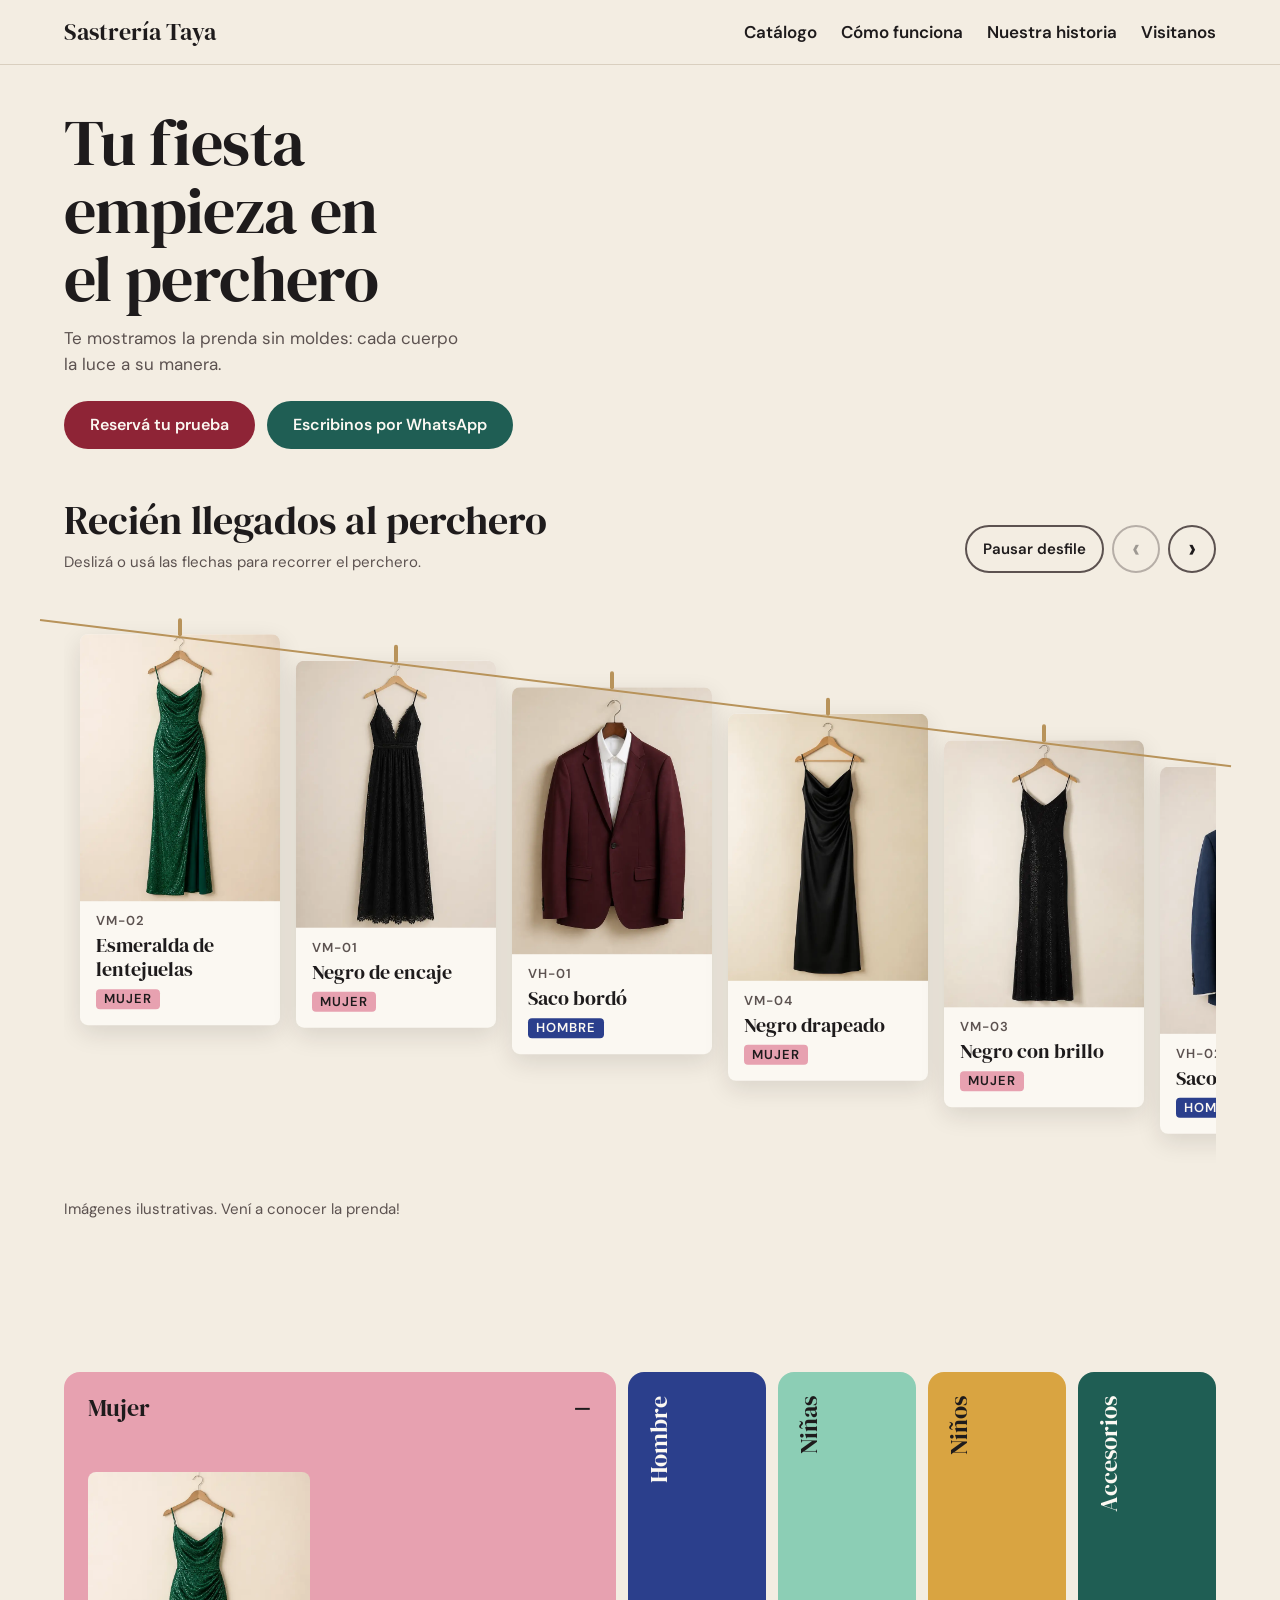
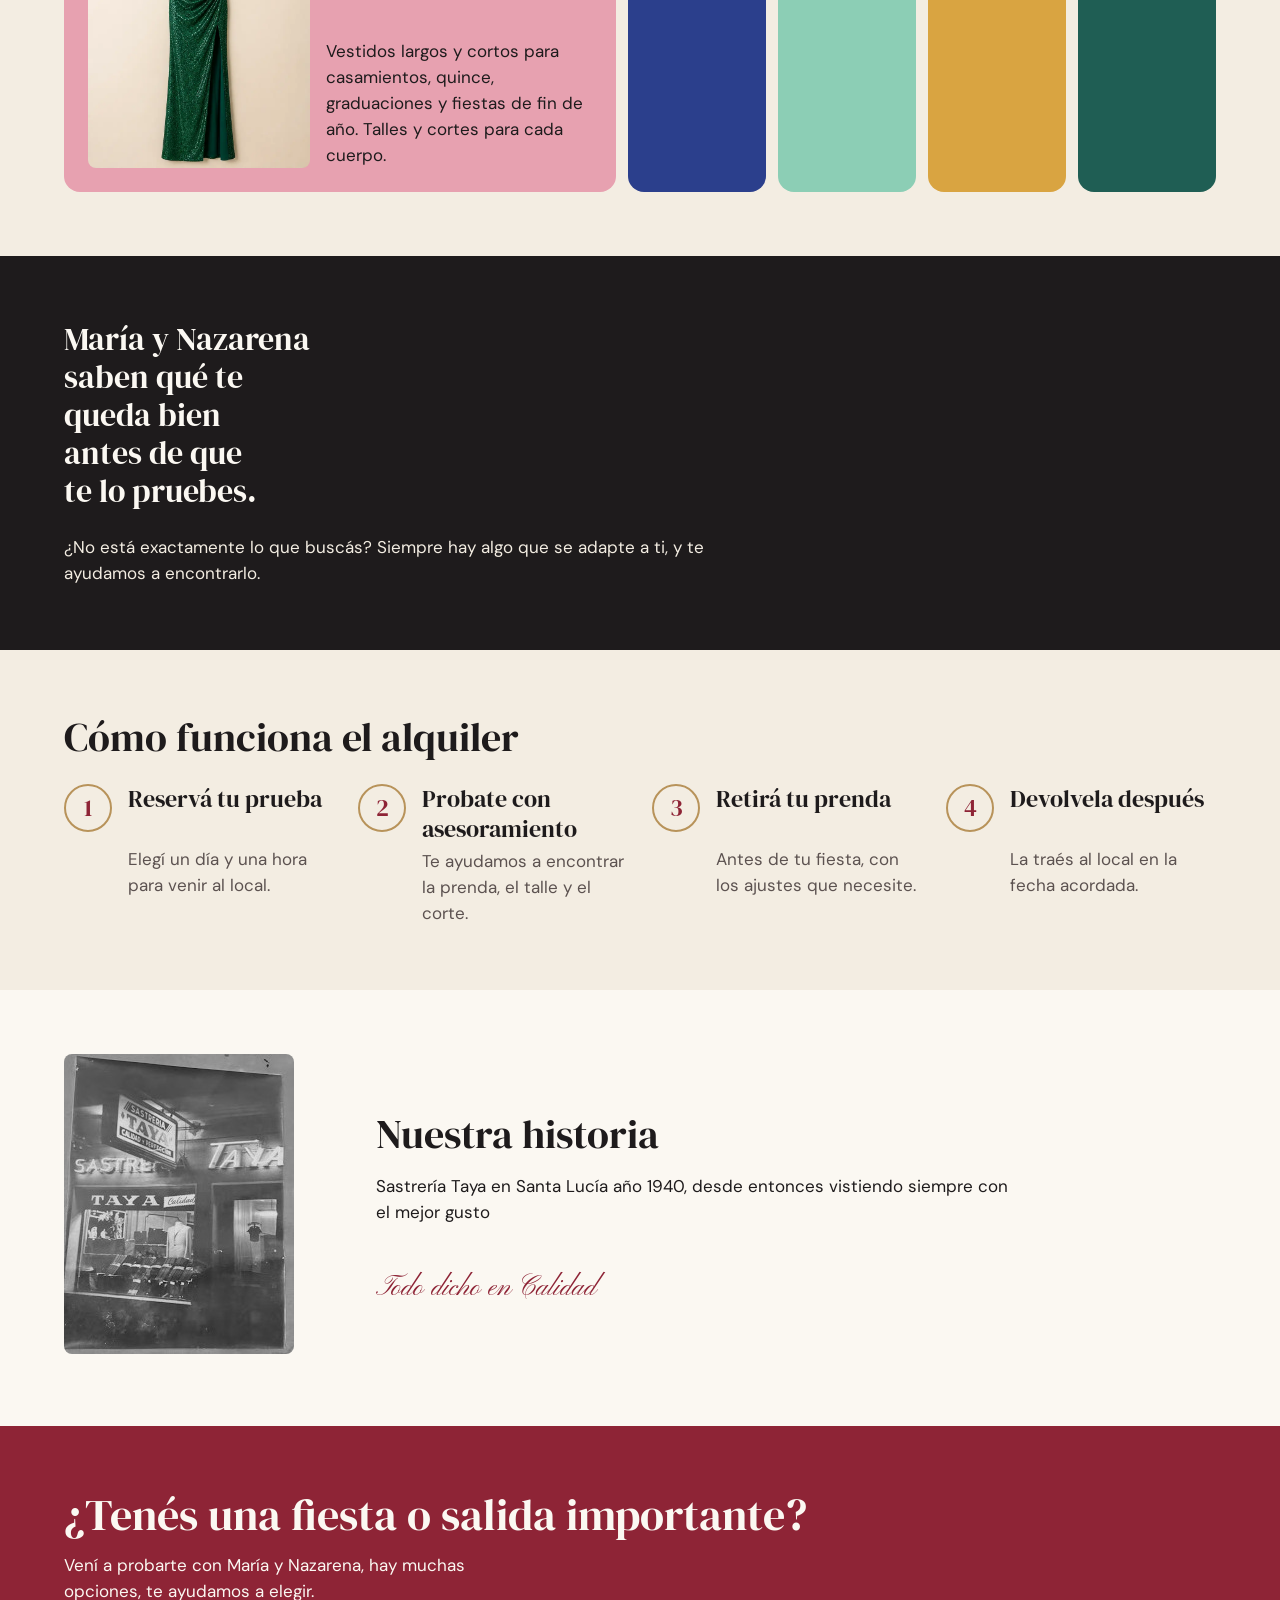
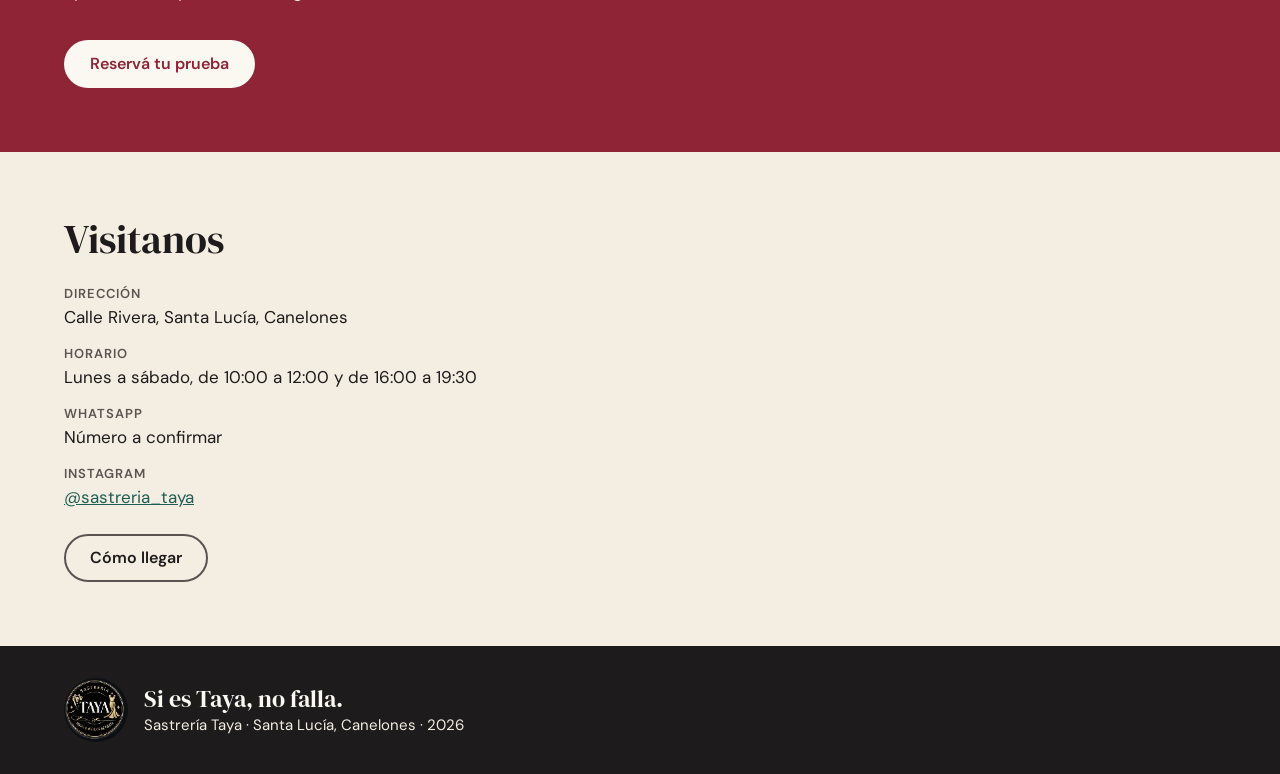
<file: index.html>
<!doctype html>
<html lang="es">
<head>
<meta charset="utf-8">
<meta name="viewport" content="width=device-width, initial-scale=1, viewport-fit=cover">
<title>Sastrería Taya</title>
<meta name="claude:viewport-fit-sides" content="cover">
<meta name="description" content="Alquiler de vestidos, trajes y accesorios de fiesta en Santa Lucía, Canelones. Reservá tu prueba con María y Nazarena.">
<!-- Demo: pide a los buscadores (Google, Bing…) que no muestren el sitio en sus resultados
     ni sigan sus enlaces. Borrar esta línea cuando el sitio se publique de verdad. -->
<meta name="robots" content="noindex, nofollow">
<link rel="preconnect" href="https://fonts.googleapis.com">
<link rel="preconnect" href="https://fonts.gstatic.com" crossorigin>
<link rel="stylesheet" href="https://fonts.googleapis.com/css2?family=DM+Sans:wght@400;600&family=DM+Serif+Display&family=Pinyon+Script&display=swap">
<link rel="stylesheet" href="css/styles.css">
</head>
<body>

<header class="cabecera">
  <div class="envoltura cabecera__fila">
    <a class="marca" href="#inicio">Sastrería Taya</a>
    <button class="menu-boton" id="menu-boton" type="button" aria-expanded="false" aria-controls="menu">Menú</button>
    <nav class="menu" id="menu" aria-label="Principal">
      <ul>
        <li><a href="#catalogo">Catálogo</a></li>
        <li><a href="#como-funciona">Cómo funciona</a></li>
        <li><a href="#historia">Nuestra historia</a></li>
        <li><a href="#visitanos">Visitanos</a></li>
      </ul>
    </nav>
  </div>
</header>

<main id="inicio">

  <!-- Portada -->
  <section class="portada">
    <div class="envoltura portada__contenido">
      <p class="acento" aria-hidden="true"></p>
      <h1 class="portada__titulo">Tu fiesta empieza en el perchero</h1>
      <p class="portada__bajada">Te mostramos la prenda sin moldes: cada cuerpo la luce a su manera.</p>
      <div class="acciones">
        <!-- Etapa 2: este enlace pasará a la página de reservas de Google Calendar -->
        <a class="btn btn--principal" href="#visitanos">Reservá tu prueba</a>
        <a class="btn btn--whatsapp" href="#visitanos" data-whatsapp>Escribinos por WhatsApp</a>
      </div>
    </div>
  </section>

  <!-- Tendedero: fila deslizable en celular, perchas en diagonal en escritorio -->
  <section class="tendedero" aria-labelledby="tendedero-titulo">
    <div class="envoltura">
      <div class="tendedero__cabeza">
        <div>
          <h2 class="seccion__titulo" id="tendedero-titulo">Recién llegados al perchero</h2>
          <p class="seccion__bajada">Deslizá o usá las flechas para recorrer el perchero.</p>
        </div>
        <div class="carrusel__controles">
          <button class="carrusel__boton" id="desfile-boton" type="button" aria-pressed="false">Pausar desfile</button>
          <button class="carrusel__boton carrusel__boton--flecha" id="anterior" type="button" aria-label="Prenda anterior" aria-controls="tendedero">‹</button>
          <button class="carrusel__boton carrusel__boton--flecha" id="siguiente" type="button" aria-label="Prenda siguiente" aria-controls="tendedero">›</button>
        </div>
      </div>
    </div>
    <div class="envoltura envoltura--pista carrusel" id="carrusel">
      <span class="carrusel__cuerda" aria-hidden="true"></span>
      <ul class="tendedero__pista" id="tendedero" aria-label="Prendas recién llegadas">
        <li style="--i:0"><a class="tarjeta" href="#visitanos">
          <img class="tarjeta__foto" src="img/catalogo/VM-02.webp" width="720" height="964" alt="Vestido largo verde esmeralda de lentejuelas con tajo, en percha">
          <span class="tarjeta__cuerpo"><span class="tarjeta__codigo">VM-02</span><span class="tarjeta__nombre">Esmeralda de lentejuelas</span><span class="etiqueta etiqueta--mujer">Mujer</span></span>
        </a></li>
        <li style="--i:1"><a class="tarjeta" href="#visitanos">
          <img class="tarjeta__foto" src="img/catalogo/VM-01.webp" width="720" height="964" alt="Vestido largo negro de encaje con tirantes, en percha" loading="lazy">
          <span class="tarjeta__cuerpo"><span class="tarjeta__codigo">VM-01</span><span class="tarjeta__nombre">Negro de encaje</span><span class="etiqueta etiqueta--mujer">Mujer</span></span>
        </a></li>
        <li style="--i:2"><a class="tarjeta" href="#visitanos">
          <img class="tarjeta__foto" src="img/catalogo/VH-01.webp" width="720" height="964" alt="Saco de traje bordó con camisa blanca, en percha" loading="lazy">
          <span class="tarjeta__cuerpo"><span class="tarjeta__codigo">VH-01</span><span class="tarjeta__nombre">Saco bordó</span><span class="etiqueta etiqueta--hombre">Hombre</span></span>
        </a></li>
        <li style="--i:3"><a class="tarjeta" href="#visitanos">
          <img class="tarjeta__foto" src="img/catalogo/VM-04.webp" width="720" height="964" alt="Vestido largo negro de escote drapeado, en percha" loading="lazy">
          <span class="tarjeta__cuerpo"><span class="tarjeta__codigo">VM-04</span><span class="tarjeta__nombre">Negro drapeado</span><span class="etiqueta etiqueta--mujer">Mujer</span></span>
        </a></li>
        <li style="--i:4"><a class="tarjeta" href="#visitanos">
          <img class="tarjeta__foto" src="img/catalogo/VM-03.webp" width="720" height="964" alt="Vestido largo negro con brillo y tirantes finos, en percha" loading="lazy">
          <span class="tarjeta__cuerpo"><span class="tarjeta__codigo">VM-03</span><span class="tarjeta__nombre">Negro con brillo</span><span class="etiqueta etiqueta--mujer">Mujer</span></span>
        </a></li>
        <li style="--i:5"><a class="tarjeta" href="#visitanos">
          <img class="tarjeta__foto" src="img/catalogo/VH-02.webp" width="720" height="964" alt="Saco de traje azul con camisa blanca, en percha" loading="lazy">
          <span class="tarjeta__cuerpo"><span class="tarjeta__codigo">VH-02</span><span class="tarjeta__nombre">Saco azul</span><span class="etiqueta etiqueta--hombre">Hombre</span></span>
        </a></li>
        <li style="--i:6"><a class="tarjeta" href="#visitanos">
          <img class="tarjeta__foto" src="img/catalogo/VM-05.webp" width="720" height="964" alt="Vestido largo negro con cuello halter, en percha" loading="lazy">
          <span class="tarjeta__cuerpo"><span class="tarjeta__codigo">VM-05</span><span class="tarjeta__nombre">Negro halter</span><span class="etiqueta etiqueta--mujer">Mujer</span></span>
        </a></li>
      </ul>
    </div>
    <div class="envoltura">
      <p class="aviso">Imágenes ilustrativas. Vení a conocer la prenda!</p>
    </div>
  </section>

  <!-- Acordeón de categorías -->
  <section class="categorias" id="catalogo" aria-labelledby="categorias-titulo">
    <div class="envoltura">
      <h2 class="seccion__titulo" id="categorias-titulo"></h2>
      <div class="acordeon" id="acordeon">
        <div class="acordeon__item acordeon__item--mujer abierto">
          <button class="acordeon__franja" type="button" aria-expanded="true" aria-controls="panel-mujer" id="franja-mujer">Mujer</button>
          <div class="acordeon__panel" id="panel-mujer" role="region" aria-labelledby="franja-mujer">
            <img src="img/catalogo/VM-02.webp" width="720" height="964" alt="" loading="lazy">
            <p>Vestidos largos y cortos para casamientos, quince, graduaciones y fiestas de fin de año. Talles y cortes para cada cuerpo.</p>
          </div>
        </div>
        <div class="acordeon__item acordeon__item--hombre">
          <button class="acordeon__franja" type="button" aria-expanded="false" aria-controls="panel-hombre" id="franja-hombre">Hombre</button>
          <div class="acordeon__panel" id="panel-hombre" role="region" aria-labelledby="franja-hombre" hidden>
            <img src="img/catalogo/VH-01.webp" width="720" height="964" alt="" loading="lazy">
            <p>Trajes, sacos, camisas, corbatas y moños, para adolescentes y para sus papás.</p>
          </div>
        </div>
        <div class="acordeon__item acordeon__item--ninas">
          <button class="acordeon__franja" type="button" aria-expanded="false" aria-controls="panel-ninas" id="franja-ninas">Niñas</button>
          <div class="acordeon__panel" id="panel-ninas" role="region" aria-labelledby="franja-ninas" hidden>
            <p>Vestidos de fiesta para las más chicas. Fotos próximamente.</p>
          </div>
        </div>
        <div class="acordeon__item acordeon__item--ninos">
          <button class="acordeon__franja" type="button" aria-expanded="false" aria-controls="panel-ninos" id="franja-ninos">Niños</button>
          <div class="acordeon__panel" id="panel-ninos" role="region" aria-labelledby="franja-ninos" hidden>
            <p>Trajecitos para niños. Fotos próximamente.</p>
          </div>
        </div>
        <div class="acordeon__item acordeon__item--accesorios">
          <button class="acordeon__franja" type="button" aria-expanded="false" aria-controls="panel-accesorios" id="franja-accesorios">Accesorios</button>
          <div class="acordeon__panel" id="panel-accesorios" role="region" aria-labelledby="franja-accesorios" hidden>
            <p>Zapatos, carteras, bijouterie, corbatas y moños para completar el conjunto. Fotos próximamente.</p>
          </div>
        </div>
      </div>
    </div>
  </section>

  <!-- Asesoramiento -->
  <section class="asesoramiento">
    <div class="envoltura">
      <blockquote class="asesoramiento__cita">
        <p>María y Nazarena saben qué te queda bien antes de que te lo pruebes.</p>
      </blockquote>
      <p class="asesoramiento__texto">¿No está exactamente lo que buscás? Siempre hay algo que se adapte a ti, y te ayudamos a encontrarlo.</p>
    </div>
  </section>

  <!-- Cómo funciona: es una secuencia real, por eso va numerada -->
  <section class="como-funciona" id="como-funciona" aria-labelledby="como-titulo">
    <div class="envoltura">
      <h2 class="seccion__titulo" id="como-titulo">Cómo funciona el alquiler</h2>
      <ol class="pasos">
        <li><h3>Reservá tu prueba</h3><p>Elegí un día y una hora para venir al local.</p></li>
        <li><h3>Probate con asesoramiento</h3><p>Te ayudamos a encontrar la prenda, el talle y el corte.</p></li>
        <li><h3>Retirá tu prenda</h3><p>Antes de tu fiesta, con los ajustes que necesite.</p></li>
        <li><h3>Devolvela después</h3><p>La traés al local en la fecha acordada.</p></li>
      </ol>
    </div>
  </section>

  <!-- Historia -->
  <section class="historia" id="historia" aria-labelledby="historia-titulo">
    <div class="envoltura historia__grilla">
      <figure class="historia__foto">
        <img src="img/historia/sastreria-original.jpg" width="230" height="300" alt="Fachada de la primera Sastrería Taya, con el cartel Calidad y perfección" loading="lazy">
        <figcaption></figcaption>
      </figure>
      <div class="historia__texto">
        <h2 class="seccion__titulo" id="historia-titulo">Nuestra historia</h2>
        <p>Sastrería Taya en Santa Lucía año 1940, desde entonces vistiendo siempre con el mejor gusto</p>
        <p></p>
        <p class="acento acento--chico">Todo dicho en Calidad</p>
      </div>
    </div>
  </section>

  <!-- Llamado a reservar, sobre satén bordó -->
  <section class="llamado" aria-labelledby="llamado-titulo">
    <div class="envoltura llamado__contenido">
      <h2 class="llamado__titulo" id="llamado-titulo">¿Tenés una fiesta o salida importante?</h2>
      <p>Vení a probarte con María y Nazarena, hay muchas opciones, te ayudamos a elegir.</p>
      <div class="acciones">
        <a class="btn btn--claro" href="#visitanos">Reservá tu prueba</a>
      </div>
    </div>
  </section>

  <!-- Visitanos -->
  <section class="visitanos" id="visitanos" aria-labelledby="visitanos-titulo">
    <div class="envoltura">
      <h2 class="seccion__titulo" id="visitanos-titulo">Visitanos</h2>
      <dl class="datos">
        <div><dt>Dirección</dt><dd>Calle Rivera, Santa Lucía, Canelones</dd></div>
        <div><dt>Horario</dt><dd>Lunes a sábado, de 10:00 a 12:00 y de 16:00 a 19:30</dd></div>
        <div><dt>WhatsApp</dt><dd><span data-whatsapp-texto>Número a confirmar</span></dd></div>
        <div><dt>Instagram</dt><dd><a href="https://www.instagram.com/sastreria_taya/" target="_blank" rel="noopener">@sastreria_taya</a></dd></div>
      </dl>
      <div class="acciones">
        <a class="btn btn--secundario" href="https://www.google.com/maps/search/?api=1&amp;query=Calle+Rivera+Santa+Luc%C3%ADa+Canelones+Uruguay" target="_blank" rel="noopener">Cómo llegar</a>
      </div>
    </div>
  </section>

</main>

<footer class="pie">
  <div class="envoltura pie__fila">
    <img class="pie__logo" src="img/marca/logo-taya.png" width="98" height="98" alt="Logo de Sastrería Taya">
    <div>
      <p class="pie__lema">Si es Taya, no falla.</p>
      <p class="pie__nota">Sastrería Taya · Santa Lucía, Canelones · <span id="anio">2026</span></p>
    </div>
  </div>
</footer>

<script src="js/main.js"></script>
</body>
</html>
</file>
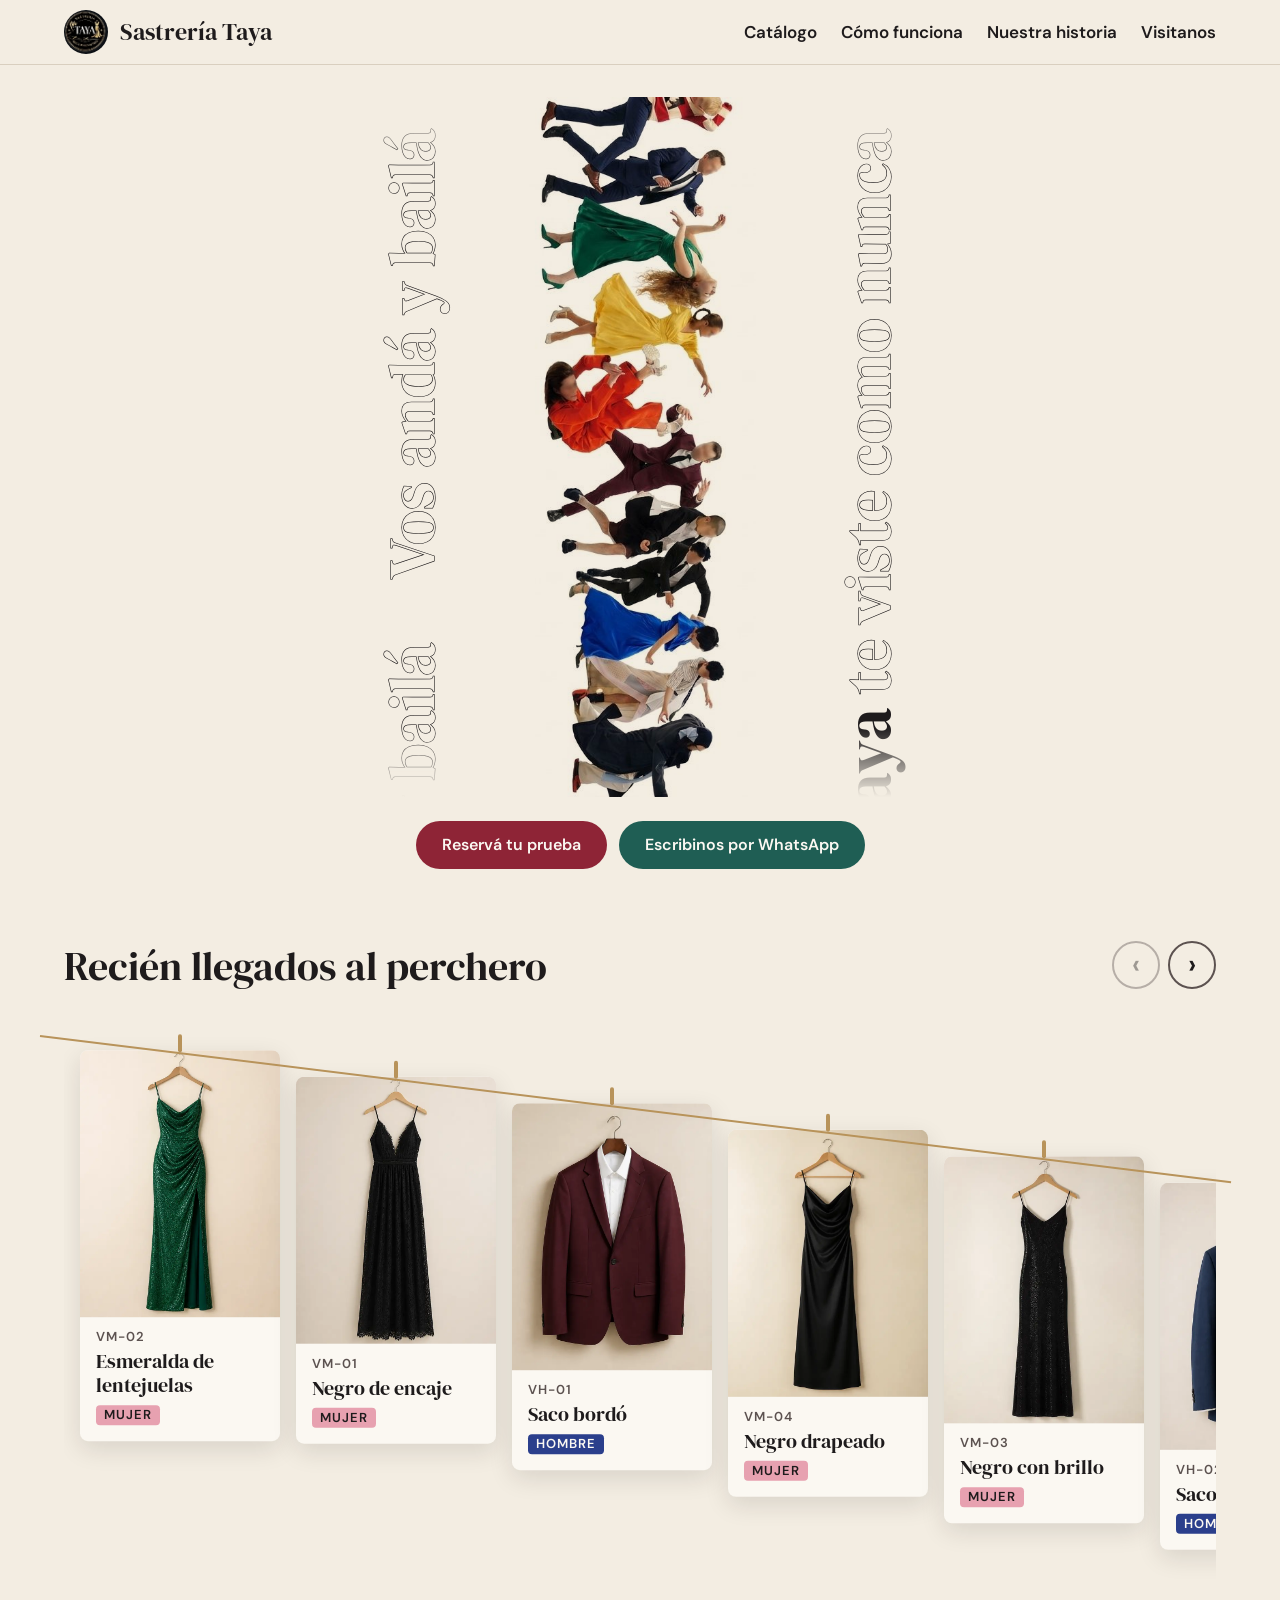
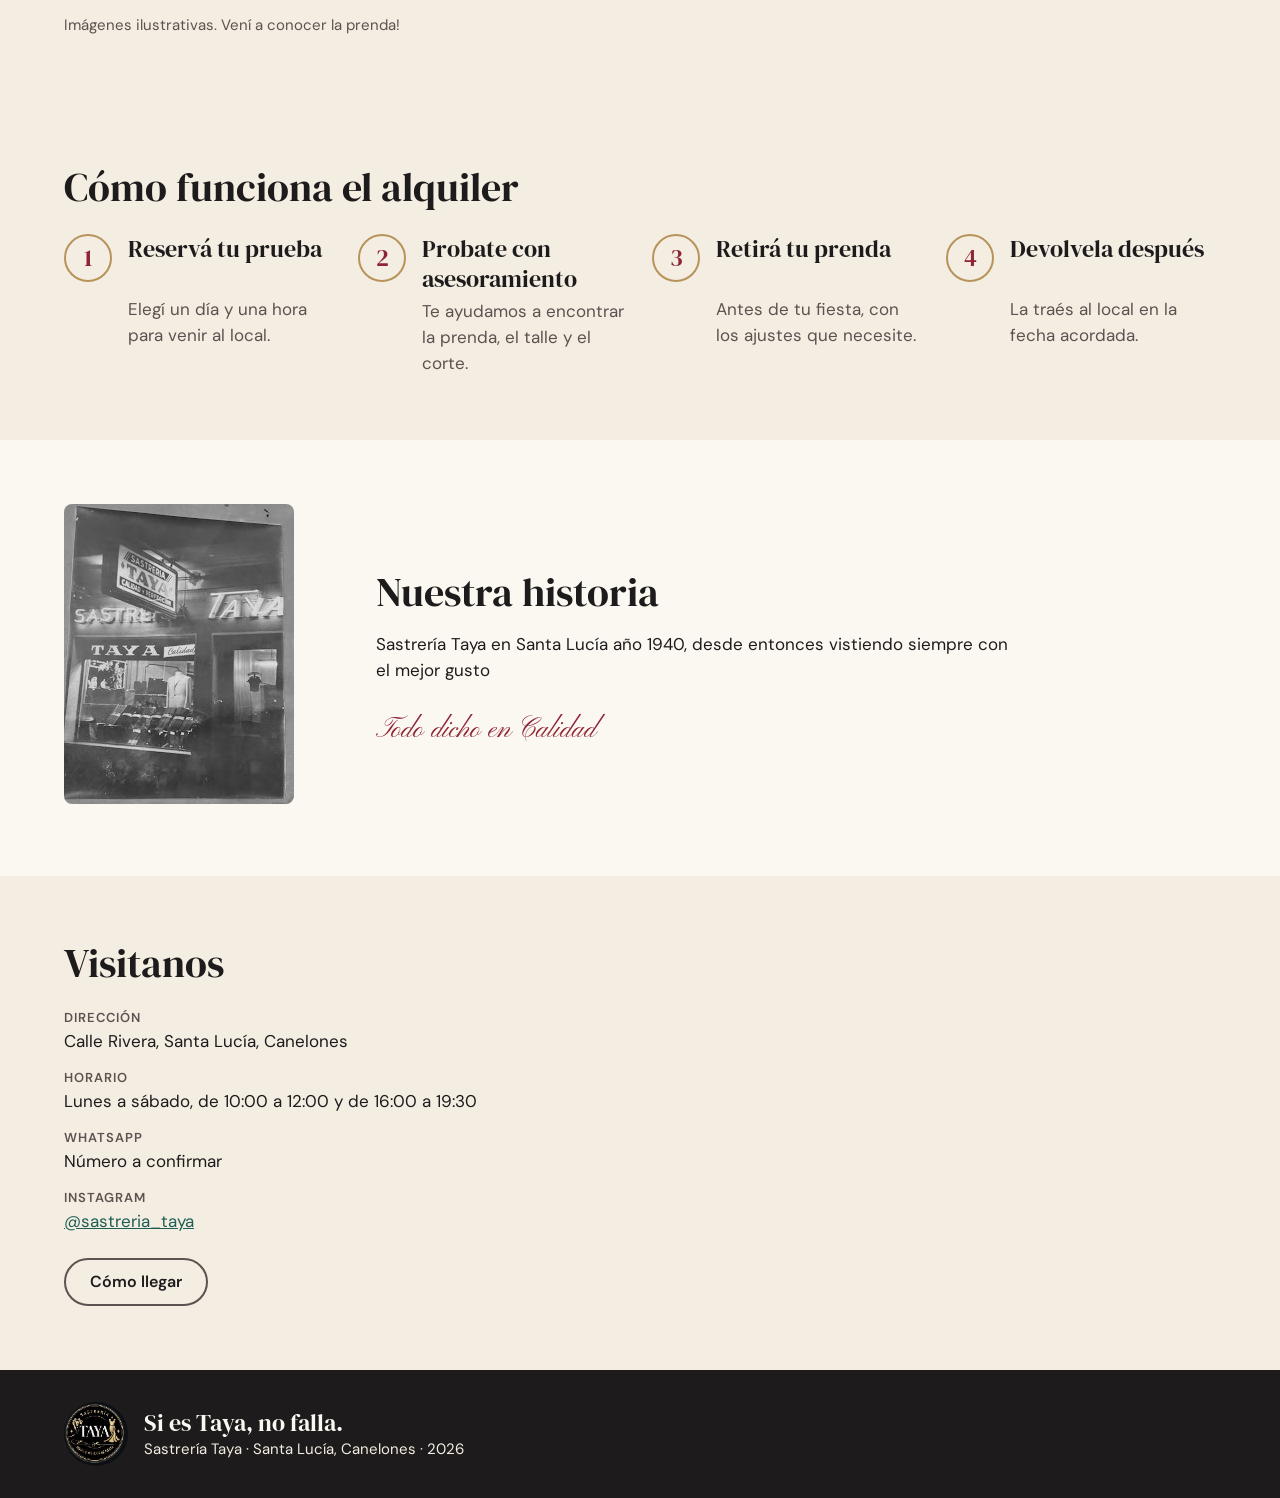
<file: propuesta-2.html>
<!doctype html>
<html lang="es">
<head>
<meta charset="utf-8">
<meta name="viewport" content="width=device-width, initial-scale=1, viewport-fit=cover">
<title>Sastrería Taya</title>
<meta name="claude:viewport-fit-sides" content="cover">
<meta name="description" content="Alquiler de vestidos, trajes y accesorios de fiesta en Santa Lucía, Canelones. Reservá tu prueba con María y Nazarena.">
<!-- Demo: pide a los buscadores que no muestren el sitio. Borrar al publicar de verdad. -->
<meta name="robots" content="noindex, nofollow">
<link rel="preconnect" href="https://fonts.googleapis.com">
<link rel="preconnect" href="https://fonts.gstatic.com" crossorigin>
<link rel="stylesheet" href="https://fonts.googleapis.com/css2?family=DM+Sans:wght@400;600&family=DM+Serif+Display&family=Pinyon+Script&display=swap">
<!-- Propuesta 2: reutiliza todos los estilos del primer modelo y suma los suyos encima -->
<link rel="stylesheet" href="css/styles.css">
<link rel="stylesheet" href="css/propuesta-2.css">
</head>
<body>

<header class="cabecera">
  <div class="envoltura cabecera__fila">
    <a class="marca" href="#inicio">
      <!-- alt vacío: el nombre ya está escrito al lado, así el lector de pantalla no lo repite -->
      <img class="marca__logo" src="img/marca/logo-taya.png" width="98" height="98" alt="">
      Sastrería Taya
    </a>
    <button class="menu-boton" id="menu-boton" type="button" aria-expanded="false" aria-controls="menu">Menú</button>
    <nav class="menu" id="menu" aria-label="Principal">
      <ul>
        <li><a href="#catalogo">Catálogo</a></li>
        <li><a href="#como-funciona">Cómo funciona</a></li>
        <li><a href="#historia">Nuestra historia</a></li>
        <li><a href="#visitanos">Visitanos</a></li>
      </ul>
    </nav>
  </div>
</header>

<main id="inicio">

  <!-- Portada "Todos bailan": la foto al centro y dos títulos verticales a los costados -->
  <section class="baile">
    <div class="envoltura">
      <div class="baile__escena">
        <!-- propuesta-2.js copia cada texto varias veces y lo hace subir sin fin, como un cartel corredizo -->
        <h1 class="lema lema--izq"><span class="lema__texto">Vos andá y bailá</span></h1>
        <p class="lema lema--der"><span class="lema__texto"><strong>Sastrería Taya</strong> te viste como nunca</span></p>
        <img class="baile__foto" src="img/portada/todos-bailan.jpg" width="340" height="1024"
             alt="Una fila de personas bailando de fiesta: vestidos verde, amarillo, naranja y azul, y trajes azul, bordó y negro">
      </div>
      <div class="acciones baile__acciones">
        <!-- Etapa 2: este enlace pasará a la página de reservas de Google Calendar -->
        <a class="btn btn--principal" href="#visitanos">Reservá tu prueba</a>
        <a class="btn btn--whatsapp" href="#visitanos" data-whatsapp>Escribinos por WhatsApp</a>
      </div>
    </div>
  </section>

  <!-- Tendedero: carrusel de movimiento manual (flechas, dedo o arrastre). Se le irán sumando prendas del catálogo. -->
  <section class="tendedero" id="catalogo" aria-labelledby="tendedero-titulo">
    <div class="envoltura">
      <div class="tendedero__cabeza">
        <h2 class="seccion__titulo" id="tendedero-titulo">Recién llegados al perchero</h2>
        <div class="carrusel__controles">
          <button class="carrusel__boton carrusel__boton--flecha" id="anterior" type="button" aria-label="Prenda anterior" aria-controls="tendedero">‹</button>
          <button class="carrusel__boton carrusel__boton--flecha" id="siguiente" type="button" aria-label="Prenda siguiente" aria-controls="tendedero">›</button>
        </div>
      </div>
    </div>
    <div class="envoltura envoltura--pista carrusel" id="carrusel">
      <span class="carrusel__cuerda" aria-hidden="true"></span>
      <ul class="tendedero__pista" id="tendedero" aria-label="Prendas del catálogo">
        <li style="--i:0"><a class="tarjeta" href="#visitanos">
          <img class="tarjeta__foto" src="img/catalogo/VM-02.webp" width="720" height="964" alt="Vestido largo verde esmeralda de lentejuelas con tajo, en percha" loading="lazy">
          <span class="tarjeta__cuerpo"><span class="tarjeta__codigo">VM-02</span><span class="tarjeta__nombre">Esmeralda de lentejuelas</span><span class="etiqueta etiqueta--mujer">Mujer</span></span>
        </a></li>
        <li style="--i:1"><a class="tarjeta" href="#visitanos">
          <img class="tarjeta__foto" src="img/catalogo/VM-01.webp" width="720" height="964" alt="Vestido largo negro de encaje con tirantes, en percha" loading="lazy">
          <span class="tarjeta__cuerpo"><span class="tarjeta__codigo">VM-01</span><span class="tarjeta__nombre">Negro de encaje</span><span class="etiqueta etiqueta--mujer">Mujer</span></span>
        </a></li>
        <li style="--i:2"><a class="tarjeta" href="#visitanos">
          <img class="tarjeta__foto" src="img/catalogo/VH-01.webp" width="720" height="964" alt="Saco de traje bordó con camisa blanca, en percha" loading="lazy">
          <span class="tarjeta__cuerpo"><span class="tarjeta__codigo">VH-01</span><span class="tarjeta__nombre">Saco bordó</span><span class="etiqueta etiqueta--hombre">Hombre</span></span>
        </a></li>
        <li style="--i:3"><a class="tarjeta" href="#visitanos">
          <img class="tarjeta__foto" src="img/catalogo/VM-04.webp" width="720" height="964" alt="Vestido largo negro de escote drapeado, en percha" loading="lazy">
          <span class="tarjeta__cuerpo"><span class="tarjeta__codigo">VM-04</span><span class="tarjeta__nombre">Negro drapeado</span><span class="etiqueta etiqueta--mujer">Mujer</span></span>
        </a></li>
        <li style="--i:4"><a class="tarjeta" href="#visitanos">
          <img class="tarjeta__foto" src="img/catalogo/VM-03.webp" width="720" height="964" alt="Vestido largo negro con brillo y tirantes finos, en percha" loading="lazy">
          <span class="tarjeta__cuerpo"><span class="tarjeta__codigo">VM-03</span><span class="tarjeta__nombre">Negro con brillo</span><span class="etiqueta etiqueta--mujer">Mujer</span></span>
        </a></li>
        <li style="--i:5"><a class="tarjeta" href="#visitanos">
          <img class="tarjeta__foto" src="img/catalogo/VH-02.webp" width="720" height="964" alt="Saco de traje azul con camisa blanca, en percha" loading="lazy">
          <span class="tarjeta__cuerpo"><span class="tarjeta__codigo">VH-02</span><span class="tarjeta__nombre">Saco azul</span><span class="etiqueta etiqueta--hombre">Hombre</span></span>
        </a></li>
        <li style="--i:6"><a class="tarjeta" href="#visitanos">
          <img class="tarjeta__foto" src="img/catalogo/VM-05.webp" width="720" height="964" alt="Vestido largo negro con cuello halter, en percha" loading="lazy">
          <span class="tarjeta__cuerpo"><span class="tarjeta__codigo">VM-05</span><span class="tarjeta__nombre">Negro halter</span><span class="etiqueta etiqueta--mujer">Mujer</span></span>
        </a></li>
        <!-- Para sumar una prenda: copiar un <li> completo, cambiar foto, código, nombre, etiqueta y el número de --i -->
      </ul>
    </div>
    <div class="envoltura">
      <p class="aviso">Imágenes ilustrativas. Vení a conocer la prenda!</p>
    </div>
  </section>

  <!-- Cómo funciona -->
  <section class="como-funciona" id="como-funciona" aria-labelledby="como-titulo">
    <div class="envoltura">
      <h2 class="seccion__titulo" id="como-titulo">Cómo funciona el alquiler</h2>
      <ol class="pasos">
        <li><h3>Reservá tu prueba</h3><p>Elegí un día y una hora para venir al local.</p></li>
        <li><h3>Probate con asesoramiento</h3><p>Te ayudamos a encontrar la prenda, el talle y el corte.</p></li>
        <li><h3>Retirá tu prenda</h3><p>Antes de tu fiesta, con los ajustes que necesite.</p></li>
        <li><h3>Devolvela después</h3><p>La traés al local en la fecha acordada.</p></li>
      </ol>
    </div>
  </section>

  <!-- Historia -->
  <section class="historia" id="historia" aria-labelledby="historia-titulo">
    <div class="envoltura historia__grilla">
      <figure class="historia__foto">
        <img src="img/historia/sastreria-original.jpg" width="230" height="300" alt="Fachada de la primera Sastrería Taya, con el cartel Calidad y perfección" loading="lazy">
        <figcaption></figcaption>
      </figure>
      <div class="historia__texto">
        <h2 class="seccion__titulo" id="historia-titulo">Nuestra historia</h2>
        <p>Sastrería Taya en Santa Lucía año 1940, desde entonces vistiendo siempre con el mejor gusto</p>
        <p class="acento acento--chico">Todo dicho en Calidad</p>
      </div>
    </div>
  </section>

  <!-- Visitanos -->
  <section class="visitanos" id="visitanos" aria-labelledby="visitanos-titulo">
    <div class="envoltura">
      <h2 class="seccion__titulo" id="visitanos-titulo">Visitanos</h2>
      <dl class="datos">
        <div><dt>Dirección</dt><dd>Calle Rivera, Santa Lucía, Canelones</dd></div>
        <div><dt>Horario</dt><dd>Lunes a sábado, de 10:00 a 12:00 y de 16:00 a 19:30</dd></div>
        <div><dt>WhatsApp</dt><dd><span data-whatsapp-texto>Número a confirmar</span></dd></div>
        <div><dt>Instagram</dt><dd><a href="https://www.instagram.com/sastreria_taya/" target="_blank" rel="noopener">@sastreria_taya</a></dd></div>
      </dl>
      <div class="acciones">
        <a class="btn btn--secundario" href="https://www.google.com/maps/search/?api=1&amp;query=Calle+Rivera+Santa+Luc%C3%ADa+Canelones+Uruguay" target="_blank" rel="noopener">Cómo llegar</a>
      </div>
    </div>
  </section>

</main>

<footer class="pie">
  <div class="envoltura pie__fila">
    <img class="pie__logo" src="img/marca/logo-taya.png" width="98" height="98" alt="Logo de Sastrería Taya">
    <div>
      <p class="pie__lema">Si es Taya, no falla.</p>
      <p class="pie__nota">Sastrería Taya · Santa Lucía, Canelones · <span id="anio">2026</span></p>
    </div>
  </div>
</footer>

<script src="js/propuesta-2.js"></script>
</body>
</html>
</file>
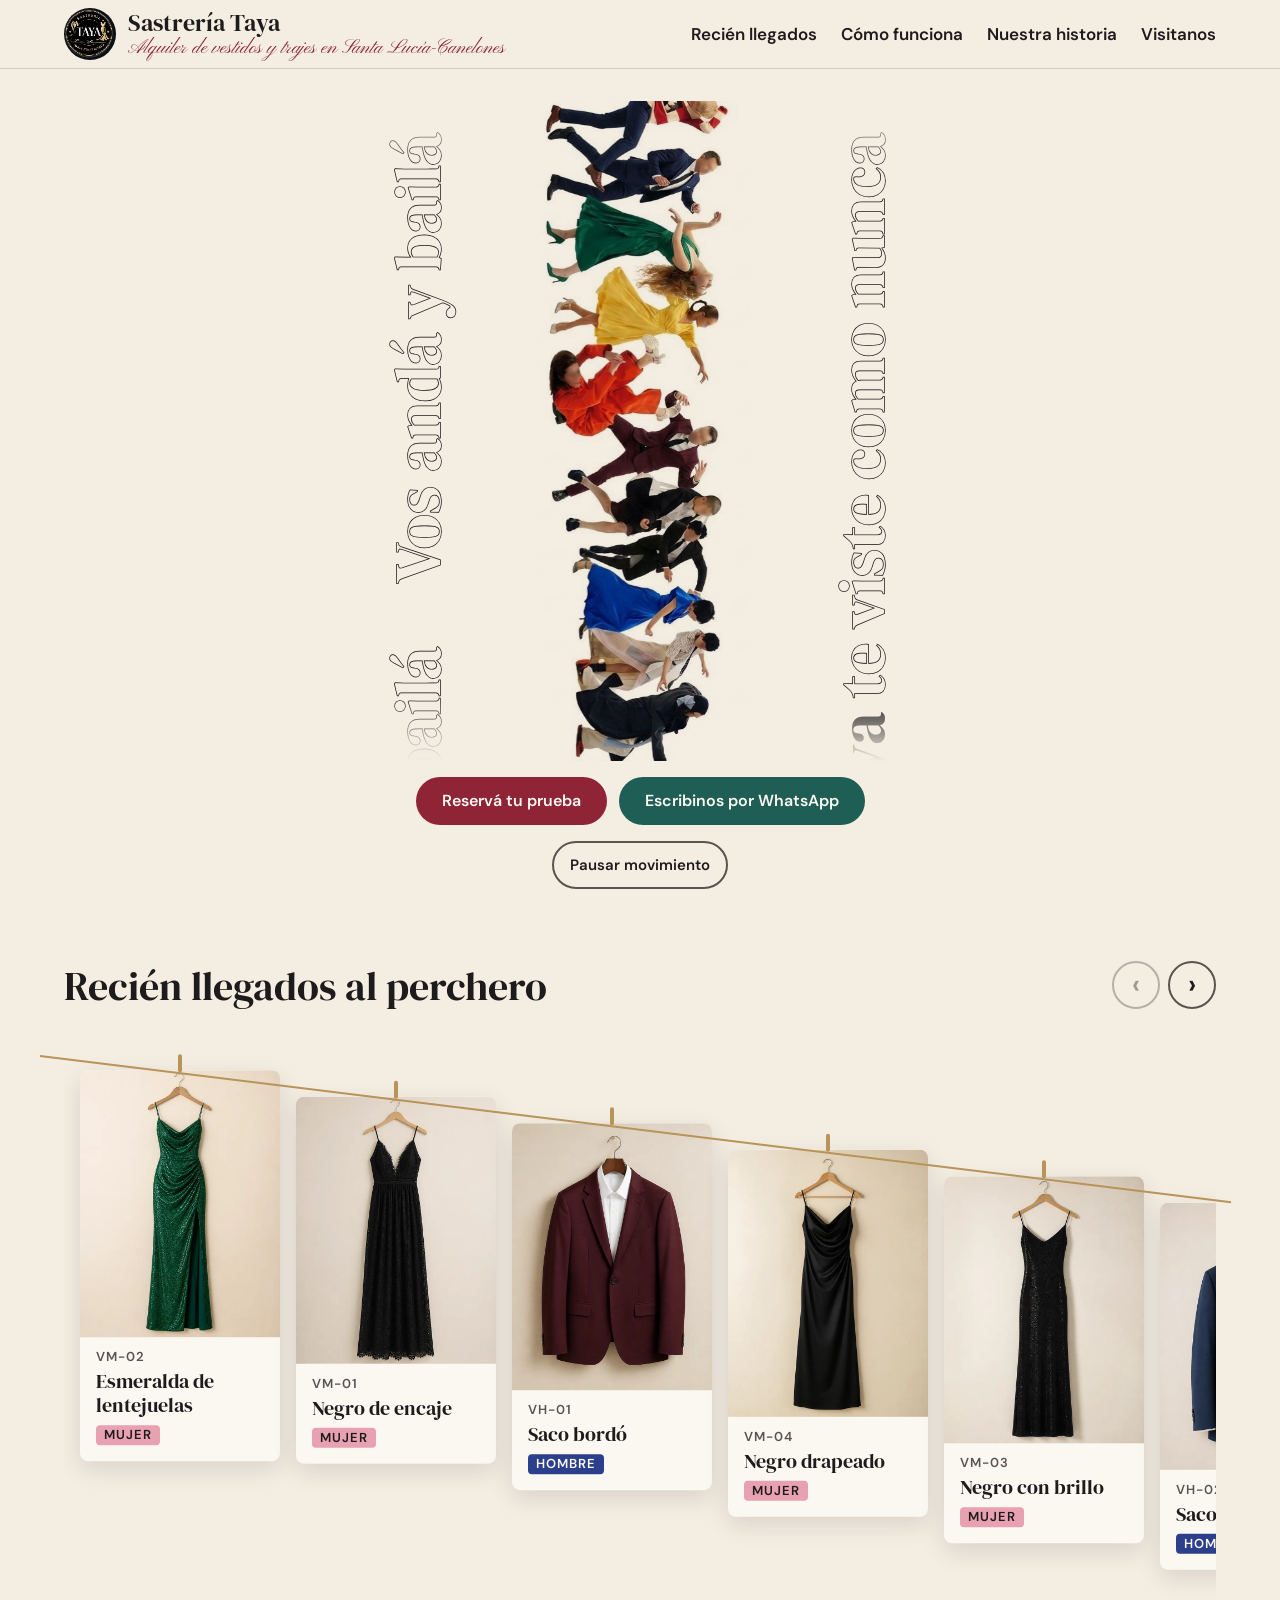
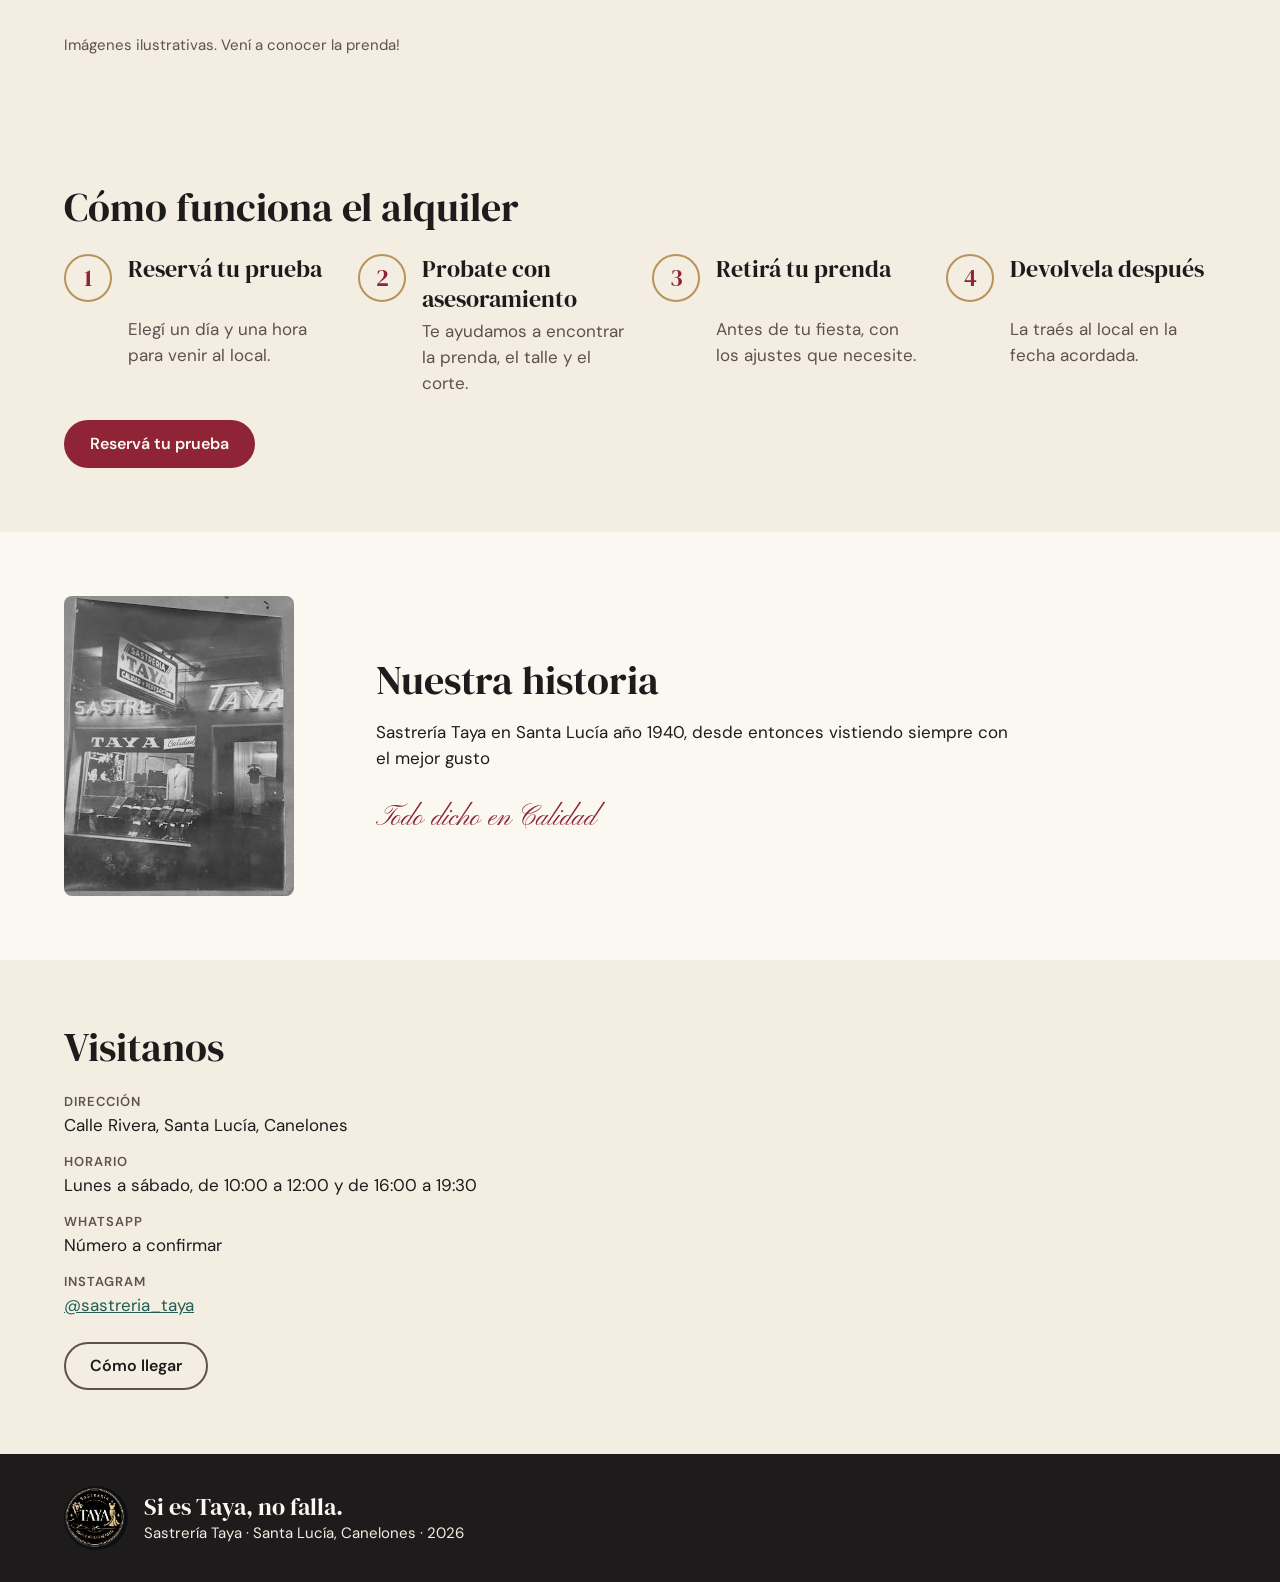
<file: propuesta-3.html>
<!doctype html>
<html lang="es">
<head>
<meta charset="utf-8">
<meta name="viewport" content="width=device-width, initial-scale=1, viewport-fit=cover">
<title>Sastrería Taya</title>
<meta name="claude:viewport-fit-sides" content="cover">
<meta name="description" content="Alquiler de vestidos, trajes y accesorios de fiesta en Santa Lucía, Canelones. Reservá tu prueba con María y Nazarena.">
<!-- Demo: pide a los buscadores que no muestren el sitio. Borrar al publicar de verdad. -->
<meta name="robots" content="noindex, nofollow">
<link rel="preconnect" href="https://fonts.googleapis.com">
<link rel="preconnect" href="https://fonts.gstatic.com" crossorigin>
<link rel="stylesheet" href="https://fonts.googleapis.com/css2?family=DM+Sans:wght@400;600&family=DM+Serif+Display&family=Pinyon+Script&display=swap">
<!-- Propuesta 3: la 2 con las mejoras de la revisión UI/UX. Reutiliza los estilos del primer modelo y suma los suyos -->
<link rel="stylesheet" href="css/styles.css">
<link rel="stylesheet" href="css/propuesta-3.css">
</head>
<body>

<header class="cabecera">
  <div class="envoltura cabecera__fila">
    <a class="marca" href="#inicio">
      <!-- alt vacío: el nombre ya está escrito al lado, así el lector de pantalla no lo repite -->
      <img class="marca__logo" src="img/marca/logo-taya.png" width="98" height="98" alt="">
      <span class="marca__nombre">Sastrería Taya</span>
      <!-- qué hace el negocio, en la tipografía de acento (la de "Todo dicho en Calidad") -->
      <span class="marca__lema">Alquiler de vestidos y trajes en <span class="sin-corte">Santa Lucía-Canelones</span></span>
    </a>
    <button class="menu-boton" id="menu-boton" type="button" aria-expanded="false" aria-controls="menu">Menú</button>
    <nav class="menu" id="menu" aria-label="Principal">
      <ul>
        <li><a href="#catalogo">Recién llegados</a></li>
        <li><a href="#como-funciona">Cómo funciona</a></li>
        <li><a href="#historia">Nuestra historia</a></li>
        <li><a href="#visitanos">Visitanos</a></li>
      </ul>
    </nav>
  </div>
</header>

<main id="inicio">

  <!-- Portada "Todos bailan": la foto al centro y dos títulos verticales a los costados -->
  <section class="baile">
    <div class="envoltura">
      <div class="baile__escena">
        <!-- propuesta-3.js copia cada texto varias veces y lo hace bajar sin fin, como un cartel corredizo.
             Un toque sobre un título, o el botón de abajo, lo frena y lo reanuda. -->
        <h1 class="lema lema--izq"><span class="lema__texto">Vos andá y bailá</span></h1>
        <p class="lema lema--der"><span class="lema__texto"><strong>Sastrería Taya</strong> te viste como nunca</span></p>
        <!-- fetchpriority="high": es lo primero que se ve, así el navegador la pide antes que el resto -->
        <img class="baile__foto" src="img/portada/todos-bailan.jpg" width="340" height="1024" fetchpriority="high"
             alt="Una fila de personas bailando de fiesta: vestidos verde, amarillo, naranja y azul, y trajes azul, bordó y negro">
      </div>
      <div class="acciones baile__acciones">
        <!-- data-reserva: propuesta-3.js le pone el enlace de la agenda (constante RESERVA) -->
        <a class="btn btn--principal" href="#visitanos" data-reserva>Reservá tu prueba</a>
        <a class="btn btn--whatsapp" href="#visitanos" data-whatsapp>Escribinos por WhatsApp</a>
      </div>
      <!-- control de pausa del cartel corredizo (WCAG 2.2.2); se oculta si la persona pidió menos movimiento -->
      <button class="carrusel__boton baile__pausa" id="pausa-lemas" type="button" aria-pressed="false">Pausar movimiento</button>
    </div>
  </section>

  <!-- Tendedero: carrusel de movimiento manual (flechas, dedo o arrastre). Se le irán sumando prendas del catálogo. -->
  <section class="tendedero" id="catalogo" aria-labelledby="tendedero-titulo">
    <div class="envoltura">
      <div class="tendedero__cabeza">
        <h2 class="seccion__titulo" id="tendedero-titulo">Recién llegados al perchero</h2>
        <div class="carrusel__controles">
          <button class="carrusel__boton carrusel__boton--flecha" id="anterior" type="button" aria-label="Prenda anterior" aria-controls="tendedero">‹</button>
          <button class="carrusel__boton carrusel__boton--flecha" id="siguiente" type="button" aria-label="Prenda siguiente" aria-controls="tendedero">›</button>
        </div>
      </div>
    </div>
    <div class="envoltura envoltura--pista carrusel" id="carrusel">
      <span class="carrusel__cuerda" aria-hidden="true"></span>
      <ul class="tendedero__pista" id="tendedero" aria-label="Prendas del catálogo">
        <li style="--i:0"><a class="tarjeta" href="#visitanos">
          <img class="tarjeta__foto" src="img/catalogo/VM-02.webp" width="720" height="964" alt="Vestido largo verde esmeralda de lentejuelas con tajo, en percha" loading="lazy">
          <span class="tarjeta__cuerpo"><span class="tarjeta__codigo">VM-02</span><span class="tarjeta__nombre">Esmeralda de lentejuelas</span><span class="etiqueta etiqueta--mujer">Mujer</span></span>
        </a></li>
        <li style="--i:1"><a class="tarjeta" href="#visitanos">
          <img class="tarjeta__foto" src="img/catalogo/VM-01.webp" width="720" height="964" alt="Vestido largo negro de encaje con tirantes, en percha" loading="lazy">
          <span class="tarjeta__cuerpo"><span class="tarjeta__codigo">VM-01</span><span class="tarjeta__nombre">Negro de encaje</span><span class="etiqueta etiqueta--mujer">Mujer</span></span>
        </a></li>
        <li style="--i:2"><a class="tarjeta" href="#visitanos">
          <img class="tarjeta__foto" src="img/catalogo/VH-01.webp" width="720" height="964" alt="Saco de traje bordó con camisa blanca, en percha" loading="lazy">
          <span class="tarjeta__cuerpo"><span class="tarjeta__codigo">VH-01</span><span class="tarjeta__nombre">Saco bordó</span><span class="etiqueta etiqueta--hombre">Hombre</span></span>
        </a></li>
        <li style="--i:3"><a class="tarjeta" href="#visitanos">
          <img class="tarjeta__foto" src="img/catalogo/VM-04.webp" width="720" height="964" alt="Vestido largo negro de escote drapeado, en percha" loading="lazy">
          <span class="tarjeta__cuerpo"><span class="tarjeta__codigo">VM-04</span><span class="tarjeta__nombre">Negro drapeado</span><span class="etiqueta etiqueta--mujer">Mujer</span></span>
        </a></li>
        <li style="--i:4"><a class="tarjeta" href="#visitanos">
          <img class="tarjeta__foto" src="img/catalogo/VM-03.webp" width="720" height="964" alt="Vestido largo negro con brillo y tirantes finos, en percha" loading="lazy">
          <span class="tarjeta__cuerpo"><span class="tarjeta__codigo">VM-03</span><span class="tarjeta__nombre">Negro con brillo</span><span class="etiqueta etiqueta--mujer">Mujer</span></span>
        </a></li>
        <li style="--i:5"><a class="tarjeta" href="#visitanos">
          <img class="tarjeta__foto" src="img/catalogo/VH-02.webp" width="720" height="964" alt="Saco de traje azul con camisa blanca, en percha" loading="lazy">
          <span class="tarjeta__cuerpo"><span class="tarjeta__codigo">VH-02</span><span class="tarjeta__nombre">Saco azul</span><span class="etiqueta etiqueta--hombre">Hombre</span></span>
        </a></li>
        <li style="--i:6"><a class="tarjeta" href="#visitanos">
          <img class="tarjeta__foto" src="img/catalogo/VM-05.webp" width="720" height="964" alt="Vestido largo negro con cuello halter, en percha" loading="lazy">
          <span class="tarjeta__cuerpo"><span class="tarjeta__codigo">VM-05</span><span class="tarjeta__nombre">Negro halter</span><span class="etiqueta etiqueta--mujer">Mujer</span></span>
        </a></li>
        <!-- Para sumar una prenda: copiar un <li> completo, cambiar foto, código, nombre, etiqueta y el número de --i -->
      </ul>
    </div>
    <div class="envoltura">
      <p class="aviso">Imágenes ilustrativas. Vení a conocer la prenda!</p>
    </div>
  </section>

  <!-- Cómo funciona -->
  <section class="como-funciona" id="como-funciona" aria-labelledby="como-titulo">
    <div class="envoltura">
      <h2 class="seccion__titulo" id="como-titulo">Cómo funciona el alquiler</h2>
      <ol class="pasos">
        <li><h3>Reservá tu prueba</h3><p>Elegí un día y una hora para venir al local.</p></li>
        <li><h3>Probate con asesoramiento</h3><p>Te ayudamos a encontrar la prenda, el talle y el corte.</p></li>
        <li><h3>Retirá tu prenda</h3><p>Antes de tu fiesta, con los ajustes que necesite.</p></li>
        <li><h3>Devolvela después</h3><p>La traés al local en la fecha acordada.</p></li>
      </ol>
      <!-- segundo acceso a la agenda, para quien llega hasta acá leyendo los pasos -->
      <div class="acciones">
        <a class="btn btn--principal" href="#visitanos" data-reserva>Reservá tu prueba</a>
      </div>
    </div>
  </section>

  <!-- Historia -->
  <section class="historia" id="historia" aria-labelledby="historia-titulo">
    <div class="envoltura historia__grilla">
      <figure class="historia__foto">
        <img src="img/historia/sastreria-original.jpg" width="230" height="300" alt="Fachada de la primera Sastrería Taya, con el cartel Calidad y perfección" loading="lazy">
      </figure>
      <div class="historia__texto">
        <h2 class="seccion__titulo" id="historia-titulo">Nuestra historia</h2>
        <p>Sastrería Taya en Santa Lucía año 1940, desde entonces vistiendo siempre con el mejor gusto</p>
        <p class="acento acento--chico">Todo dicho en Calidad</p>
      </div>
    </div>
  </section>

  <!-- Visitanos -->
  <section class="visitanos" id="visitanos" aria-labelledby="visitanos-titulo">
    <div class="envoltura">
      <h2 class="seccion__titulo" id="visitanos-titulo">Visitanos</h2>
      <dl class="datos">
        <div><dt>Dirección</dt><dd>Calle Rivera, Santa Lucía, Canelones</dd></div>
        <div><dt>Horario</dt><dd>Lunes a sábado, de 10:00 a 12:00 y de 16:00 a 19:30</dd></div>
        <div><dt>WhatsApp</dt><dd><span data-whatsapp-texto>Número a confirmar</span></dd></div>
        <div><dt>Instagram</dt><dd><a href="https://www.instagram.com/sastreria_taya/" target="_blank" rel="noopener">@sastreria_taya</a></dd></div>
      </dl>
      <div class="acciones">
        <a class="btn btn--secundario" href="https://www.google.com/maps/search/?api=1&amp;query=Calle+Rivera+Santa+Luc%C3%ADa+Canelones+Uruguay" target="_blank" rel="noopener">Cómo llegar</a>
      </div>
    </div>
  </section>

</main>

<footer class="pie">
  <div class="envoltura pie__fila">
    <img class="pie__logo" src="img/marca/logo-taya.png" width="98" height="98" alt="Logo de Sastrería Taya">
    <div>
      <p class="pie__lema">Si es Taya, no falla.</p>
      <p class="pie__nota">Sastrería Taya · Santa Lucía, Canelones · <span id="anio">2026</span></p>
    </div>
  </div>
</footer>

<script src="js/propuesta-3.js"></script>
</body>
</html>
</file>
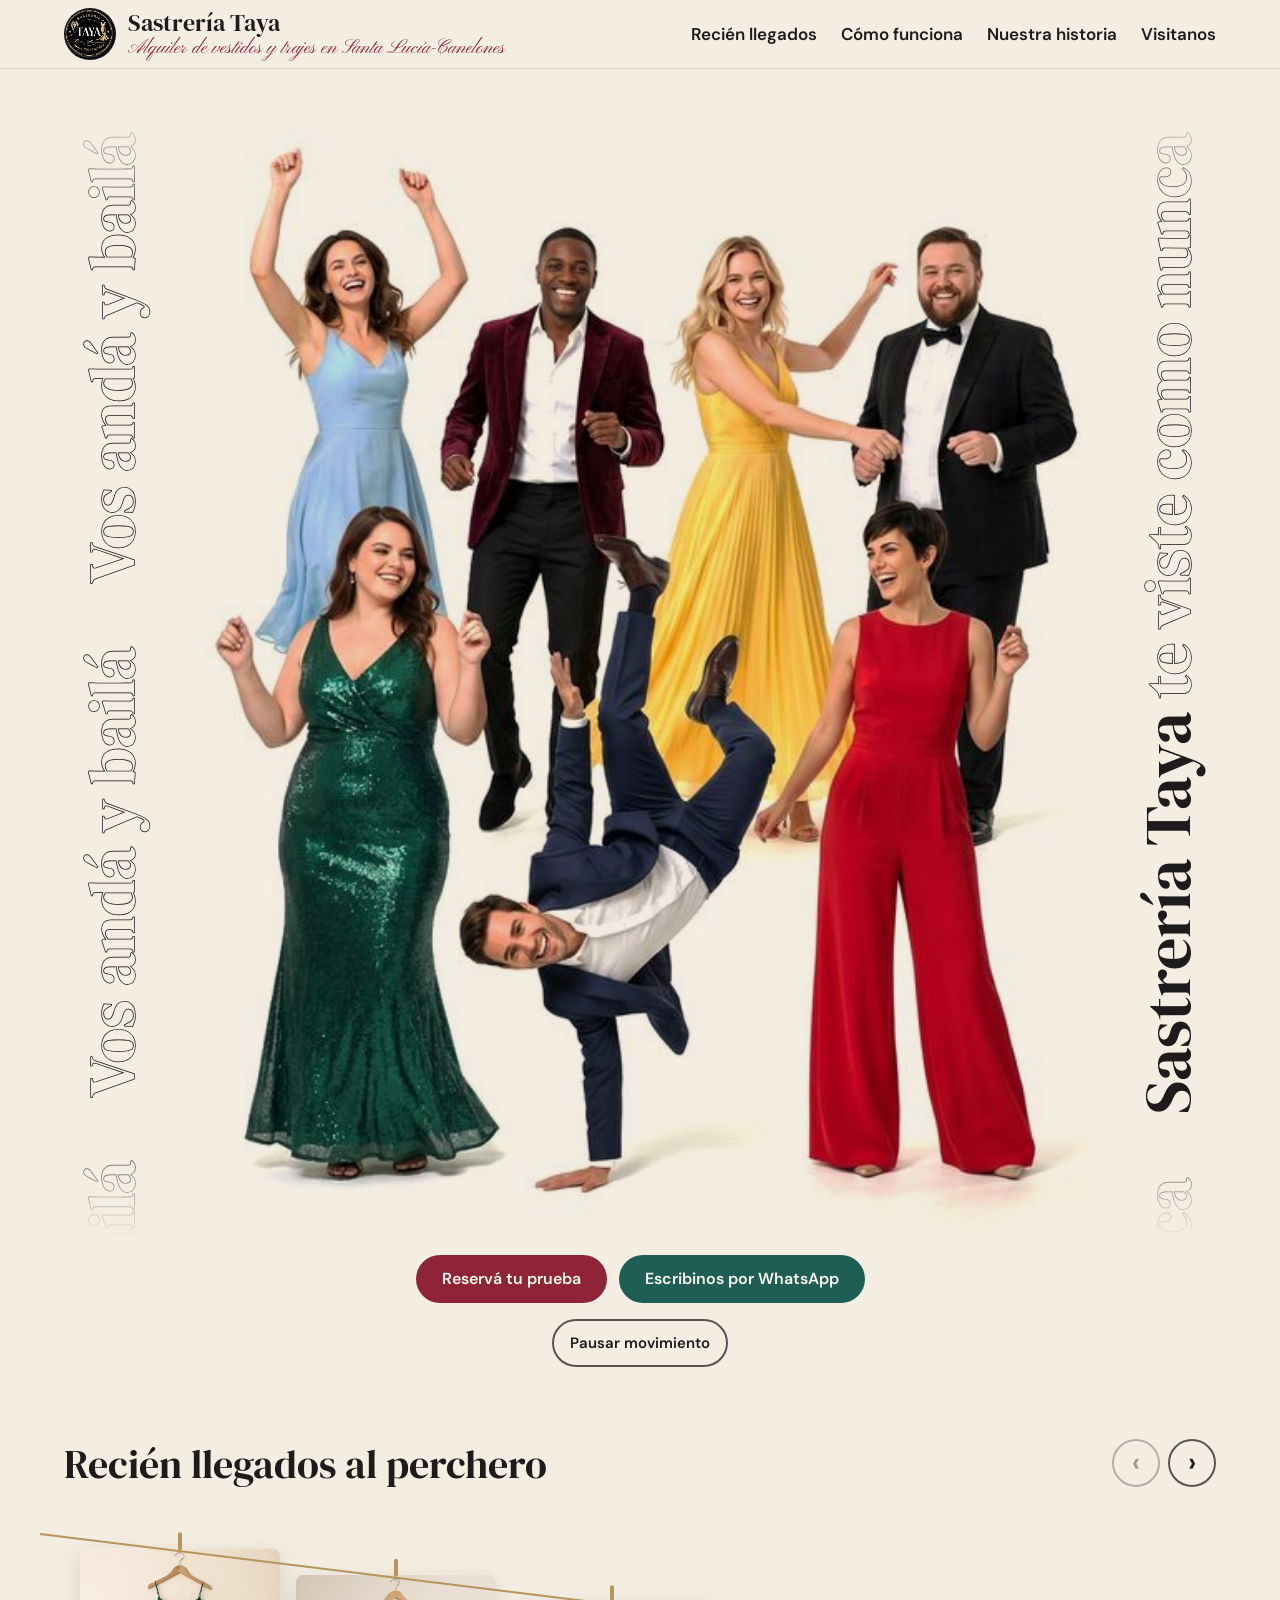
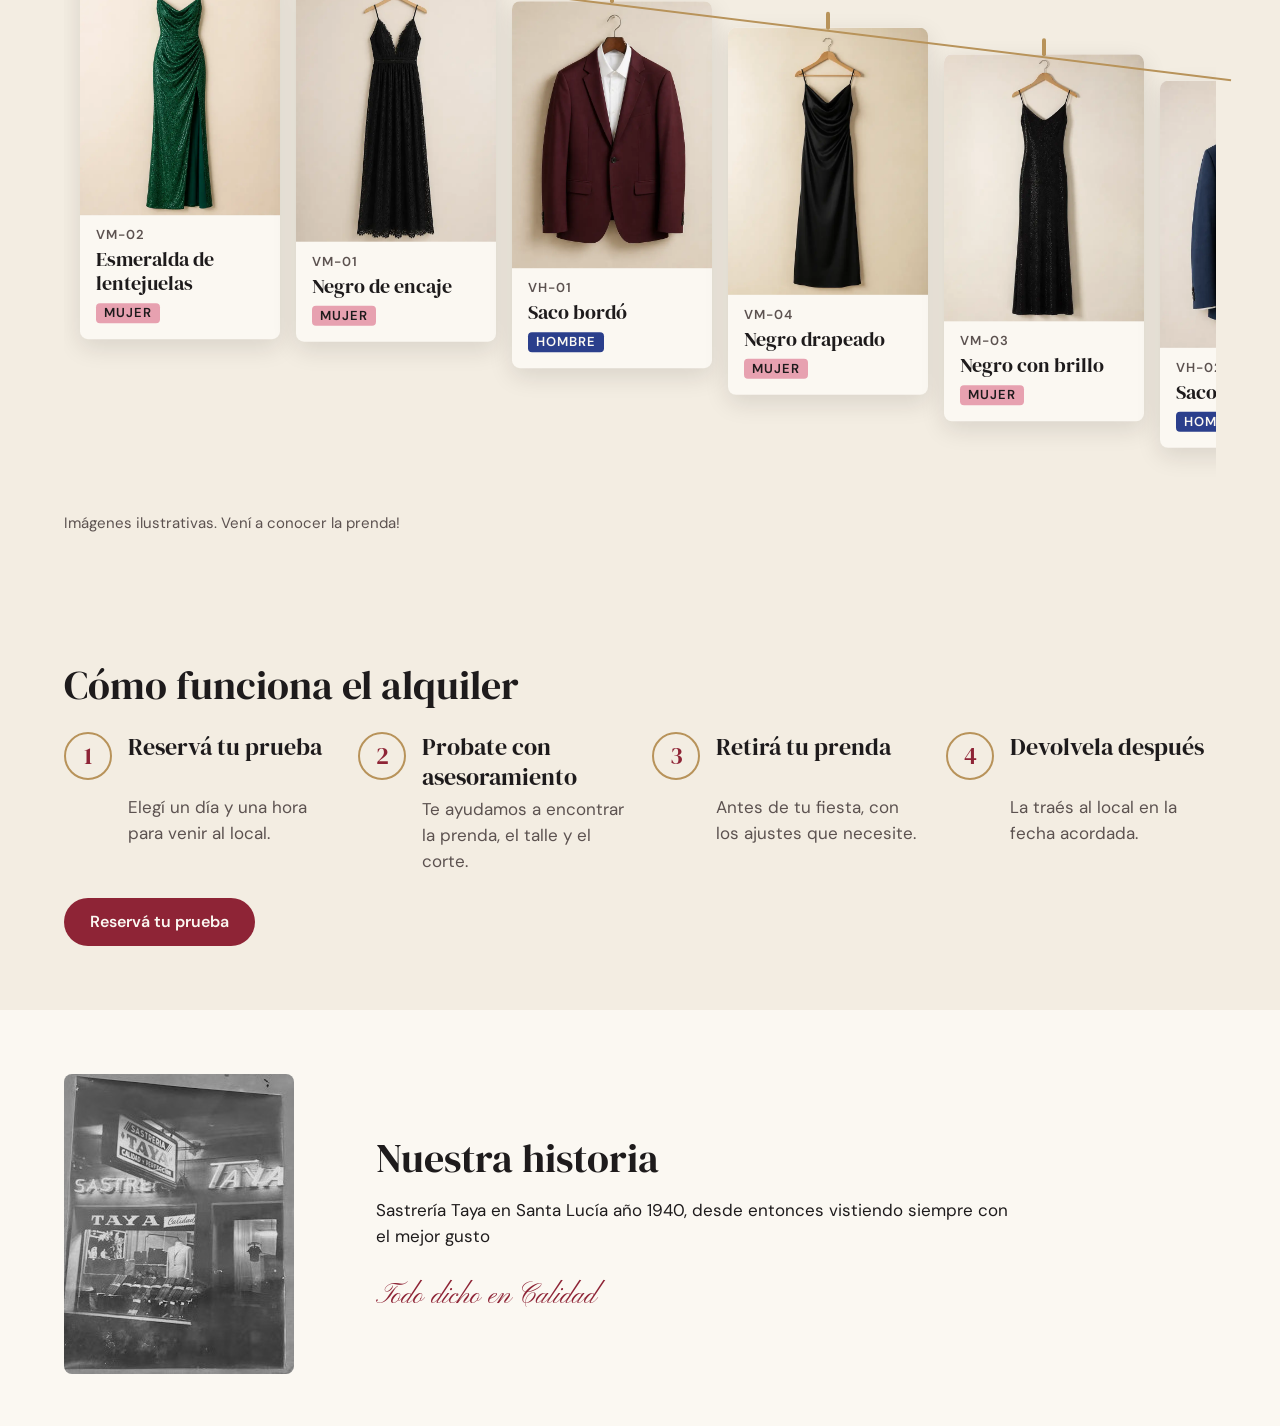
<file: propuesta-4.html>
<!doctype html>
<html lang="es">
<head>
<meta charset="utf-8">
<meta name="viewport" content="width=device-width, initial-scale=1, viewport-fit=cover">
<title>Sastrería Taya</title>
<meta name="claude:viewport-fit-sides" content="cover">
<meta name="description" content="Alquiler de vestidos, trajes y accesorios de fiesta en Santa Lucía, Canelones. Reservá tu prueba con María y Nazarena.">
<!-- Demo: pide a los buscadores que no muestren el sitio. Borrar al publicar de verdad. -->
<meta name="robots" content="noindex, nofollow">
<link rel="preconnect" href="https://fonts.googleapis.com">
<link rel="preconnect" href="https://fonts.gstatic.com" crossorigin>
<link rel="stylesheet" href="https://fonts.googleapis.com/css2?family=DM+Sans:wght@400;600&family=DM+Serif+Display&family=Pinyon+Script&display=swap">
<!-- Propuesta 4: la 3 con las fotos nuevas de la fiesta (vertical para celular, horizontal para computadora)
     y los ajustes de la segunda revisión UI/UX. Reutiliza los estilos del primer modelo y suma los suyos -->
<link rel="stylesheet" href="css/styles.css">
<link rel="stylesheet" href="css/propuesta-4.css">
</head>
<body>

<header class="cabecera">
  <div class="envoltura cabecera__fila">
    <a class="marca" href="#inicio">
      <!-- alt vacío: el nombre ya está escrito al lado, así el lector de pantalla no lo repite -->
      <img class="marca__logo" src="img/marca/logo-taya.png" width="98" height="98" alt="">
      <span class="marca__nombre">Sastrería Taya</span>
      <!-- qué hace el negocio, en la tipografía de acento (la de "Todo dicho en Calidad") -->
      <!-- dos partes: en el celular cada una va en su renglón (2 en vez de 3); con más ancho, una sola línea -->
      <span class="marca__lema"><span class="marca__lema-parte">Alquiler de vestidos y trajes</span> <span class="marca__lema-parte sin-corte">en Santa Lucía-Canelones</span></span>
    </a>
    <button class="menu-boton" id="menu-boton" type="button" aria-expanded="false" aria-controls="menu">Menú</button>
    <nav class="menu" id="menu" aria-label="Principal">
      <ul>
        <li><a href="#catalogo">Recién llegados</a></li>
        <li><a href="#como-funciona">Cómo funciona</a></li>
        <li><a href="#historia">Nuestra historia</a></li>
        <li><a href="#visitanos">Visitanos</a></li>
      </ul>
    </nav>
  </div>
</header>

<main id="inicio">

  <!-- Portada "Todos bailan": la foto al centro y dos títulos verticales a los costados -->
  <section class="baile">
    <div class="envoltura">
      <div class="baile__escena">
        <!-- propuesta-4.js copia cada texto varias veces y lo hace bajar sin fin, como un cartel corredizo.
             Un toque sobre un título, o el botón de abajo, lo frena y lo reanuda. -->
        <h1 class="lema lema--izq"><span class="lema__texto">Vos andá y bailá</span></h1>
        <p class="lema lema--der"><span class="lema__texto"><strong>Sastrería Taya</strong> te viste como nunca</span></p>
        <!-- Dos fotos de la misma fiesta (generadas con IA de Google): la vertical para pantallas paradas
             (celular, tablet vertical) y la horizontal para pantallas apaisadas (computadora).
             El navegador baja solo la que corresponde y, de cada una, el tamaño que necesita (srcset + sizes).
             fetchpriority="high": es lo primero que se ve, así el navegador la pide antes que el resto -->
        <picture class="baile__cuadro">
          <source media="(orientation: portrait)" width="756" height="961"
                  srcset="img/portada/fiesta-vertical-540.jpg 540w, img/portada/fiesta-vertical-756.jpg 756w"
                  sizes="(min-width: 600px) 340px, 70vw">
          <img class="baile__foto" src="img/portada/fiesta-horizontal-1344.jpg" width="1344" height="756" fetchpriority="high"
               srcset="img/portada/fiesta-horizontal-800.jpg 800w, img/portada/fiesta-horizontal-1344.jpg 1344w"
               sizes="(min-width: 1024px) 70vw, 90vw"
               alt="Siete personas bailando con ropa de fiesta: vestidos verde de lentejuelas, celeste y amarillo, un mono rojo y trajes azul, bordó y negro">
        </picture>
      </div>
      <div class="acciones baile__acciones">
        <!-- data-reserva: propuesta-3.js le pone el enlace de la agenda (constante RESERVA) -->
        <a class="btn btn--principal" href="#visitanos" data-reserva>Reservá tu prueba</a>
        <a class="btn btn--whatsapp" href="#visitanos" data-whatsapp>Escribinos por WhatsApp</a>
      </div>
      <!-- control de pausa del cartel corredizo (WCAG 2.2.2); se oculta si la persona pidió menos movimiento -->
      <button class="carrusel__boton baile__pausa" id="pausa-lemas" type="button" aria-pressed="false">Pausar movimiento</button>
    </div>
  </section>

  <!-- Tendedero: carrusel de movimiento manual (flechas, dedo o arrastre). Se le irán sumando prendas del catálogo. -->
  <section class="tendedero" id="catalogo" aria-labelledby="tendedero-titulo">
    <div class="envoltura">
      <div class="tendedero__cabeza">
        <h2 class="seccion__titulo" id="tendedero-titulo">Recién llegados al perchero</h2>
        <div class="carrusel__controles">
          <button class="carrusel__boton carrusel__boton--flecha" id="anterior" type="button" aria-label="Prenda anterior" aria-controls="tendedero">‹</button>
          <button class="carrusel__boton carrusel__boton--flecha" id="siguiente" type="button" aria-label="Prenda siguiente" aria-controls="tendedero">›</button>
        </div>
      </div>
    </div>
    <div class="envoltura envoltura--pista carrusel" id="carrusel">
      <span class="carrusel__cuerda" aria-hidden="true"></span>
      <ul class="tendedero__pista" id="tendedero" aria-label="Prendas del catálogo">
        <li style="--i:0"><a class="tarjeta" href="#visitanos">
          <img class="tarjeta__foto" src="img/catalogo/VM-02.webp" width="720" height="964" alt="Vestido largo verde esmeralda de lentejuelas con tajo, en percha" loading="lazy">
          <span class="tarjeta__cuerpo"><span class="tarjeta__codigo">VM-02</span><span class="tarjeta__nombre">Esmeralda de lentejuelas</span><span class="etiqueta etiqueta--mujer">Mujer</span></span>
        </a></li>
        <li style="--i:1"><a class="tarjeta" href="#visitanos">
          <img class="tarjeta__foto" src="img/catalogo/VM-01.webp" width="720" height="964" alt="Vestido largo negro de encaje con tirantes, en percha" loading="lazy">
          <span class="tarjeta__cuerpo"><span class="tarjeta__codigo">VM-01</span><span class="tarjeta__nombre">Negro de encaje</span><span class="etiqueta etiqueta--mujer">Mujer</span></span>
        </a></li>
        <li style="--i:2"><a class="tarjeta" href="#visitanos">
          <img class="tarjeta__foto" src="img/catalogo/VH-01.webp" width="720" height="964" alt="Saco de traje bordó con camisa blanca, en percha" loading="lazy">
          <span class="tarjeta__cuerpo"><span class="tarjeta__codigo">VH-01</span><span class="tarjeta__nombre">Saco bordó</span><span class="etiqueta etiqueta--hombre">Hombre</span></span>
        </a></li>
        <li style="--i:3"><a class="tarjeta" href="#visitanos">
          <img class="tarjeta__foto" src="img/catalogo/VM-04.webp" width="720" height="964" alt="Vestido largo negro de escote drapeado, en percha" loading="lazy">
          <span class="tarjeta__cuerpo"><span class="tarjeta__codigo">VM-04</span><span class="tarjeta__nombre">Negro drapeado</span><span class="etiqueta etiqueta--mujer">Mujer</span></span>
        </a></li>
        <li style="--i:4"><a class="tarjeta" href="#visitanos">
          <img class="tarjeta__foto" src="img/catalogo/VM-03.webp" width="720" height="964" alt="Vestido largo negro con brillo y tirantes finos, en percha" loading="lazy">
          <span class="tarjeta__cuerpo"><span class="tarjeta__codigo">VM-03</span><span class="tarjeta__nombre">Negro con brillo</span><span class="etiqueta etiqueta--mujer">Mujer</span></span>
        </a></li>
        <li style="--i:5"><a class="tarjeta" href="#visitanos">
          <img class="tarjeta__foto" src="img/catalogo/VH-02.webp" width="720" height="964" alt="Saco de traje azul con camisa blanca, en percha" loading="lazy">
          <span class="tarjeta__cuerpo"><span class="tarjeta__codigo">VH-02</span><span class="tarjeta__nombre">Saco azul</span><span class="etiqueta etiqueta--hombre">Hombre</span></span>
        </a></li>
        <li style="--i:6"><a class="tarjeta" href="#visitanos">
          <img class="tarjeta__foto" src="img/catalogo/VM-05.webp" width="720" height="964" alt="Vestido largo negro con cuello halter, en percha" loading="lazy">
          <span class="tarjeta__cuerpo"><span class="tarjeta__codigo">VM-05</span><span class="tarjeta__nombre">Negro halter</span><span class="etiqueta etiqueta--mujer">Mujer</span></span>
        </a></li>
        <!-- Para sumar una prenda: copiar un <li> completo, cambiar foto, código, nombre, etiqueta y el número de --i -->
      </ul>
    </div>
    <div class="envoltura">
      <p class="aviso">Imágenes ilustrativas. Vení a conocer la prenda!</p>
    </div>
  </section>

  <!-- Cómo funciona -->
  <section class="como-funciona" id="como-funciona" aria-labelledby="como-titulo">
    <div class="envoltura">
      <h2 class="seccion__titulo" id="como-titulo">Cómo funciona el alquiler</h2>
      <ol class="pasos">
        <li><h3>Reservá tu prueba</h3><p>Elegí un día y una hora para venir al local.</p></li>
        <li><h3>Probate con asesoramiento</h3><p>Te ayudamos a encontrar la prenda, el talle y el corte.</p></li>
        <li><h3>Retirá tu prenda</h3><p>Antes de tu fiesta, con los ajustes que necesite.</p></li>
        <li><h3>Devolvela después</h3><p>La traés al local en la fecha acordada.</p></li>
      </ol>
      <!-- segundo acceso a la agenda, para quien llega hasta acá leyendo los pasos -->
      <div class="acciones">
        <a class="btn btn--principal" href="#visitanos" data-reserva>Reservá tu prueba</a>
      </div>
    </div>
  </section>

  <!-- Historia -->
  <section class="historia" id="historia" aria-labelledby="historia-titulo">
    <div class="envoltura historia__grilla">
      <figure class="historia__foto">
        <img src="img/historia/sastreria-original.jpg" width="230" height="300" alt="Fachada de la primera Sastrería Taya, con el cartel Calidad y perfección" loading="lazy">
      </figure>
      <div class="historia__texto">
        <h2 class="seccion__titulo" id="historia-titulo">Nuestra historia</h2>
        <p>Sastrería Taya en Santa Lucía año 1940, desde entonces vistiendo siempre con el mejor gusto</p>
        <p class="acento acento--chico">Todo dicho en Calidad</p>
      </div>
    </div>
  </section>

  <!-- Visitanos -->
  <section class="visitanos" id="visitanos" aria-labelledby="visitanos-titulo">
    <div class="envoltura">
      <h2 class="seccion__titulo" id="visitanos-titulo">Visitanos</h2>
      <dl class="datos">
        <div><dt>Dirección</dt><dd>Calle Rivera, Santa Lucía, Canelones</dd></div>
        <div><dt>Horario</dt><dd>Lunes a sábado, de 10:00 a 12:00 y de 16:00 a 19:30</dd></div>
        <div><dt>WhatsApp</dt><dd><span data-whatsapp-texto>Número a confirmar</span></dd></div>
        <div><dt>Instagram</dt><dd><a href="https://www.instagram.com/sastreria_taya/" target="_blank" rel="noopener">@sastreria_taya</a></dd></div>
      </dl>
      <div class="acciones">
        <a class="btn btn--secundario" href="https://www.google.com/maps/search/?api=1&amp;query=Calle+Rivera+Santa+Luc%C3%ADa+Canelones+Uruguay" target="_blank" rel="noopener">Cómo llegar</a>
      </div>
    </div>
  </section>

</main>

<footer class="pie">
  <div class="envoltura pie__fila">
    <img class="pie__logo" src="img/marca/logo-taya.png" width="98" height="98" alt="Logo de Sastrería Taya">
    <div>
      <p class="pie__lema">Si es Taya, no falla.</p>
      <p class="pie__nota">Sastrería Taya · Santa Lucía, Canelones · <span id="anio">2026</span></p>
    </div>
  </div>
</footer>

<script src="js/propuesta-4.js"></script>
</body>
</html>
</file>
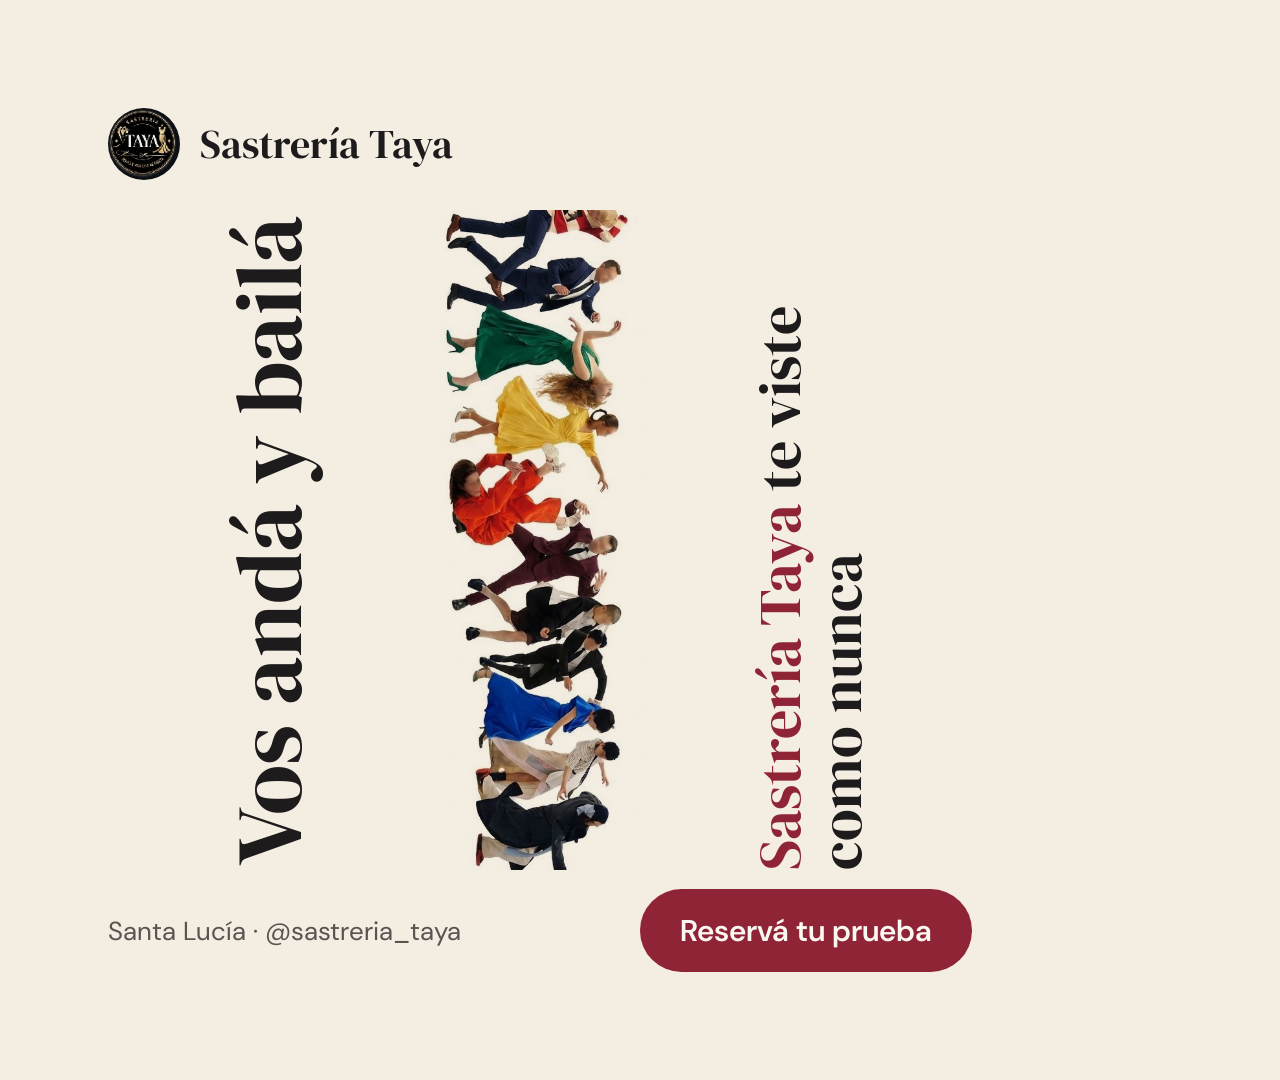
<file: assets/banners/prueba-instagram/a-todos-bailan.html>
<!doctype html>
<html lang="es">
<head>
<meta charset="utf-8">
<title>Opción A · Todos bailan · 1080x1080</title>
<link rel="stylesheet" href="https://fonts.googleapis.com/css2?family=DM+Sans:wght@400;600&family=DM+Serif+Display&display=swap">
<style>
  /* Opción A — Foto ("Todos bailan"): la misma idea de la portada web, en cuadrado.
     Zona segura: todo lo importante queda a 108px o más de los bordes (80% central). */
  :root { --crema:#f3ede2; --crema-claro:#fbf8f2; --tinta:#1e1b1c; --tinta-suave:#5c5250; --bordo:#8e2436; --dorado:#b8935a; }
  * { box-sizing: border-box; margin: 0; }
  html, body { width: 1080px; height: 1080px; overflow: hidden; background: var(--crema); }
  .lienzo { position: relative; width: 1080px; height: 1080px; padding: 108px; font-family: "DM Sans", sans-serif; color: var(--tinta); }
  .marca { display: flex; align-items: center; gap: 20px; font-family: "DM Serif Display", serif; font-size: 40px; }
  .marca img { width: 72px; height: 72px; border-radius: 50%; }
  .escena { position: absolute; left: 108px; right: 108px; top: 210px; bottom: 210px;
            display: grid; grid-template-columns: 1fr auto 1fr; align-items: center; justify-items: center; }
  .escena img { height: 660px; mix-blend-mode: multiply; }
  .vertical { writing-mode: vertical-rl; transform: rotate(180deg); font-family: "DM Serif Display", serif; line-height: 1.05; }
  .izq { font-size: 92px; }
  .der { font-size: 58px; }
  .der strong { font-weight: 400; color: var(--bordo); }
  .pie { position: absolute; left: 108px; right: 108px; bottom: 108px; display: flex; align-items: center; justify-content: space-between; }
  .pie p { font-size: 26px; color: var(--tinta-suave); }
  .cta { background: var(--bordo); color: var(--crema-claro); font-weight: 600; font-size: 30px; padding: 22px 40px; border-radius: 999px; }
</style>
</head>
<body>
<div class="lienzo">
  <div class="marca"><img src="../../../img/marca/logo-taya.png" alt="">Sastrería Taya</div>
  <div class="escena">
    <p class="vertical izq">Vos andá y bailá</p>
    <img src="../../../img/portada/todos-bailan.jpg" alt="Personas bailando de fiesta">
    <p class="vertical der"><strong>Sastrería Taya</strong> te viste como nunca</p>
  </div>
  <div class="pie">
    <p>Santa Lucía · @sastreria_taya</p>
    <span class="cta">Reservá tu prueba</span>
  </div>
</div>
</body>
</html>
</file>
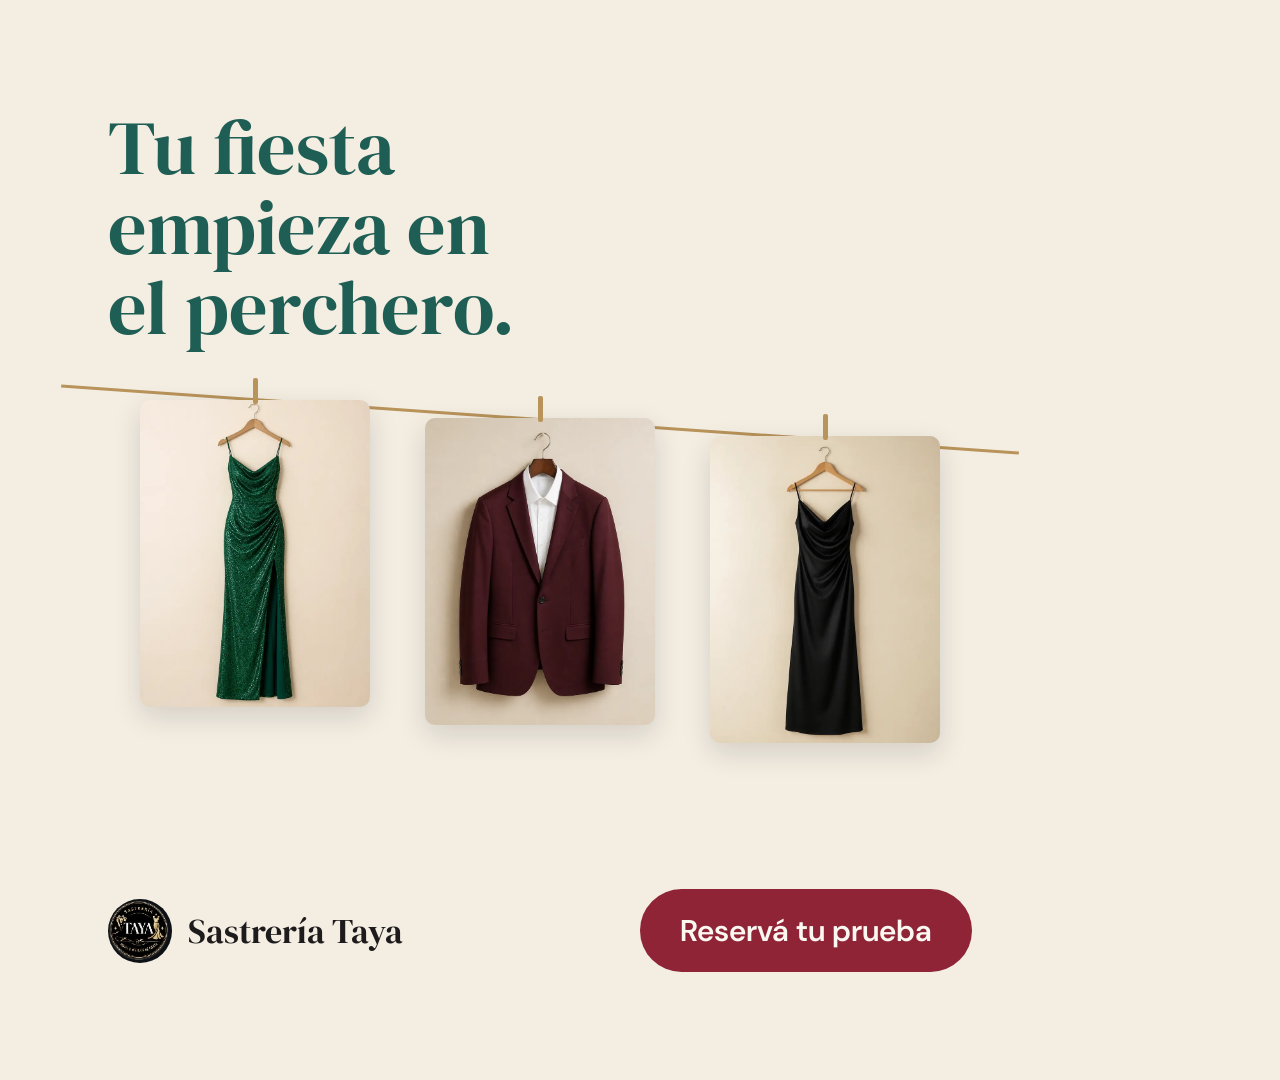
<file: assets/banners/prueba-instagram/b-perchero.html>
<!doctype html>
<html lang="es">
<head>
<meta charset="utf-8">
<title>Opción B · Perchero · 1080x1080</title>
<link rel="stylesheet" href="https://fonts.googleapis.com/css2?family=DM+Sans:wght@400;600&family=DM+Serif+Display&display=swap">
<style>
  /* Opción B — Editorial "perchero": tres prendas colgadas de una cuerda dorada,
     como el carrusel de la web. Título arriba, invitación abajo a la derecha. */
  :root { --crema:#f3ede2; --crema-claro:#fbf8f2; --tinta:#1e1b1c; --tinta-suave:#5c5250; --bordo:#8e2436; --dorado:#b8935a; --esmeralda:#1f5e54; }
  * { box-sizing: border-box; margin: 0; }
  html, body { width: 1080px; height: 1080px; overflow: hidden; background: var(--crema); }
  .lienzo { position: relative; width: 1080px; height: 1080px; padding: 108px; font-family: "DM Sans", sans-serif; color: var(--tinta); }
  h1 { font-family: "DM Serif Display", serif; font-weight: 400; font-size: 76px; line-height: 1.05; max-width: 12ch; color: var(--esmeralda); }
  .cuerda { position: absolute; left: 60px; right: 60px; top: 418px; height: 3px; background: var(--dorado); transform: rotate(4deg); }
  .prendas { position: absolute; left: 140px; right: 140px; top: 400px; display: flex; justify-content: space-between; }
  .prenda { width: 230px; position: relative; }
  .prenda::before { content: ""; position: absolute; left: 50%; top: -22px; width: 5px; height: 26px; margin-left: -2px; background: var(--dorado); border-radius: 2px; }
  .prenda img { width: 100%; aspect-ratio: 3 / 4; object-fit: cover; border-radius: 10px; box-shadow: 0 10px 28px rgba(30,27,28,.14); background: var(--crema-claro); }
  .prenda:nth-child(1) { margin-top: 0; }
  .prenda:nth-child(2) { margin-top: 18px; }
  .prenda:nth-child(3) { margin-top: 36px; }
  .pie { position: absolute; left: 108px; right: 108px; bottom: 108px; display: flex; align-items: center; justify-content: space-between; }
  .marca { display: flex; align-items: center; gap: 16px; font-family: "DM Serif Display", serif; font-size: 34px; }
  .marca img { width: 64px; height: 64px; border-radius: 50%; }
  .cta { background: var(--bordo); color: var(--crema-claro); font-weight: 600; font-size: 30px; padding: 22px 40px; border-radius: 999px; }
</style>
</head>
<body>
<div class="lienzo">
  <h1>Tu fiesta empieza en el perchero.</h1>
  <span class="cuerda" aria-hidden="true"></span>
  <div class="prendas">
    <div class="prenda"><img src="../../../img/catalogo/VM-02.webp" alt="Vestido esmeralda de lentejuelas"></div>
    <div class="prenda"><img src="../../../img/catalogo/VH-01.webp" alt="Saco bordó"></div>
    <div class="prenda"><img src="../../../img/catalogo/VM-04.webp" alt="Vestido negro drapeado"></div>
  </div>
  <div class="pie">
    <div class="marca"><img src="../../../img/marca/logo-taya.png" alt="">Sastrería Taya</div>
    <span class="cta">Reservá tu prueba</span>
  </div>
</div>
</body>
</html>
</file>
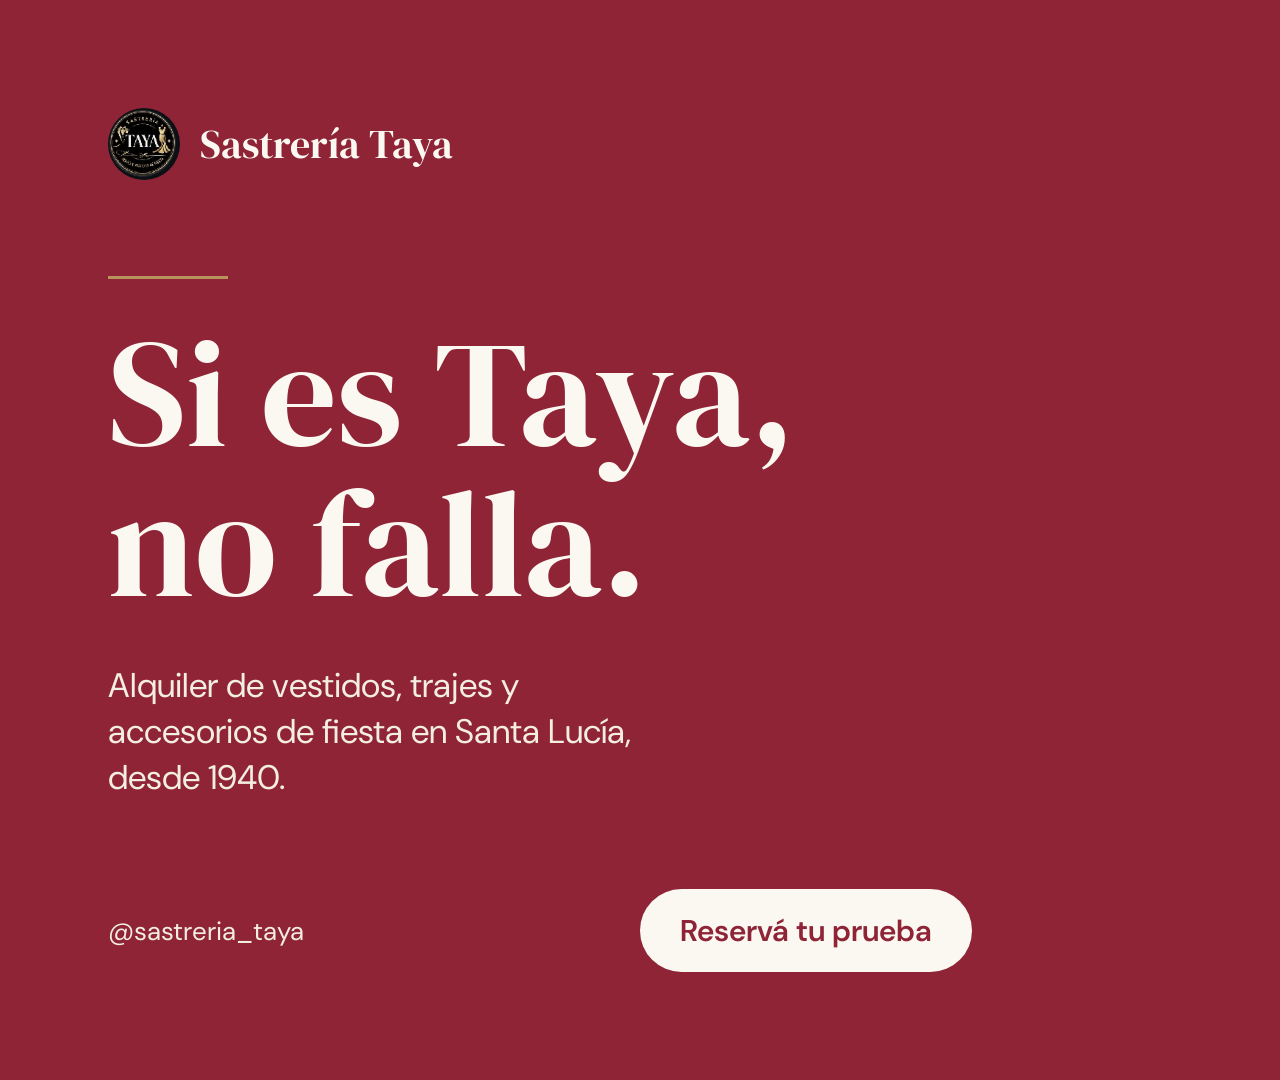
<file: assets/banners/prueba-instagram/c-tipografia.html>
<!doctype html>
<html lang="es">
<head>
<meta charset="utf-8">
<title>Opción C · Tipografía sobre bordó · 1080x1080</title>
<link rel="stylesheet" href="https://fonts.googleapis.com/css2?family=DM+Sans:wght@400;600&family=DM+Serif+Display&display=swap">
<style>
  /* Opción C — Tipografía protagonista sobre bordó liso: el lema de Instagram en grande.
     Botón invertido (crema con texto bordó), como el botón "claro" de la web. */
  :root { --crema:#f3ede2; --crema-claro:#fbf8f2; --bordo:#8e2436; --dorado:#b8935a; }
  * { box-sizing: border-box; margin: 0; }
  html, body { width: 1080px; height: 1080px; overflow: hidden; background: var(--bordo); }
  .lienzo { position: relative; width: 1080px; height: 1080px; padding: 108px; font-family: "DM Sans", sans-serif; color: var(--crema-claro); }
  .marca { display: flex; align-items: center; gap: 20px; font-family: "DM Serif Display", serif; font-size: 40px; }
  .marca img { width: 72px; height: 72px; border-radius: 50%; }
  .linea { width: 120px; height: 3px; background: var(--dorado); margin: 96px 0 40px; }
  h1 { font-family: "DM Serif Display", serif; font-weight: 400; font-size: 150px; line-height: 1; }
  .bajada { margin-top: 44px; font-size: 34px; line-height: 1.35; max-width: 24ch; color: var(--crema); }
  .pie { position: absolute; left: 108px; right: 108px; bottom: 108px; display: flex; align-items: center; justify-content: space-between; }
  .pie p { font-size: 26px; color: var(--crema); }
  .cta { background: var(--crema-claro); color: var(--bordo); font-weight: 600; font-size: 30px; padding: 22px 40px; border-radius: 999px; }
</style>
</head>
<body>
<div class="lienzo">
  <div class="marca"><img src="../../../img/marca/logo-taya.png" alt="">Sastrería Taya</div>
  <div class="linea"></div>
  <h1>Si es Taya, no falla.</h1>
  <p class="bajada">Alquiler de vestidos, trajes y accesorios de fiesta en Santa Lucía, desde 1940.</p>
  <div class="pie">
    <p>@sastreria_taya</p>
    <span class="cta">Reservá tu prueba</span>
  </div>
</div>
</body>
</html>
</file>
<file: css/styles.css>
/* Sastrería Taya — estilos del sitio
   Diseño: primero celular. Reglas para pantallas mayores desde 600px y 1024px.
   Los valores vienen del sistema de diseño "Sastrería Taya" (paleta El perchero de Taya). */

:root {
  /* Color */
  --crema: #f3ede2;
  --crema-claro: #fbf8f2;
  --tinta: #1e1b1c;
  --tinta-suave: #5c5250;
  --linea: #d9cfbf;
  --bordo: #8e2436;
  --bordo-oscuro: #6e1a29;
  --esmeralda: #1f5e54;
  --azul: #2b3f8c;
  --menta: #8cceb5;
  --rosa: #e7a1b0;
  --mostaza: #d9a441;
  --dorado: #b8935a;
  --foco: var(--tinta);
  --sombra-percha: 0 8px 24px rgba(30, 27, 28, 0.12);

  /* Tipografía */
  --font-display: "DM Serif Display", Georgia, "Times New Roman", serif;
  --font-sans: "DM Sans", system-ui, -apple-system, "Segoe UI", sans-serif;
  --font-acento: "Pinyon Script", "Brush Script MT", cursive;

  /* Espaciado y forma */
  --space-1: 4px; --space-2: 8px; --space-3: 12px; --space-4: 16px;
  --space-6: 24px; --space-8: 32px; --space-12: 48px; --space-16: 64px;
  --radius-sm: 4px; --radius-md: 8px; --radius-lg: 16px; --radius-pill: 999px;
  --toque-minimo: 48px;
  --ancho-lectura: 640px;
  --ancho-pagina: 1200px;

  color-scheme: light;
}

/* Base */
*, *::before, *::after { box-sizing: border-box; }
html { scroll-behavior: smooth; }
body {
  margin: 0;
  background: var(--crema);
  color: var(--tinta);
  font-family: var(--font-sans);
  font-size: 17px;
  line-height: 26px;
}
img { max-width: 100%; height: auto; display: block; }
h1, h2, h3 { text-wrap: balance; margin: 0; font-weight: 400; }
p { margin: 0; }
a { color: var(--esmeralda); }
:focus-visible { outline: 2px solid var(--foco); outline-offset: 2px; }

.envoltura {
  width: 100%;
  max-width: var(--ancho-pagina);
  margin-inline: auto;
  padding-left: max(16px, env(safe-area-inset-left, 0px));
  padding-right: max(16px, env(safe-area-inset-right, 0px));
}

section { padding-block: var(--space-12); }
.seccion__titulo { font-family: var(--font-display); font-size: 32px; line-height: 38px; color: var(--tinta); }
.seccion__bajada { margin-top: var(--space-2); font-size: 15px; line-height: 22px; color: var(--tinta-suave); }
.acento { font-family: var(--font-acento); font-size: 32px; line-height: 36px; color: var(--bordo); }
.acento--chico { font-size: 28px; line-height: 32px; margin-top: var(--space-4); }

/* Botones */
.acciones { display: flex; flex-wrap: wrap; gap: var(--space-3); margin-top: var(--space-6); }
.btn {
  display: inline-flex; align-items: center; justify-content: center;
  min-height: var(--toque-minimo);
  padding: var(--space-3) var(--space-6);
  border-radius: var(--radius-pill);
  border: 2px solid transparent;
  font-family: var(--font-sans); font-size: 16px; line-height: 20px; font-weight: 600;
  text-decoration: none;
}
.btn--principal { background: var(--bordo); color: var(--crema-claro); }
.btn--principal:hover { background: var(--bordo-oscuro); }
.btn--whatsapp { background: var(--esmeralda); color: var(--crema-claro); }
.btn--secundario { color: var(--tinta); border-color: var(--tinta-suave); }
.btn--secundario:hover { background: var(--crema-claro); }

/* Etiquetas */
.etiqueta {
  display: inline-block; justify-self: start;
  padding: 2px var(--space-2);
  border-radius: var(--radius-sm);
  font-size: 13px; line-height: 16px; font-weight: 600; letter-spacing: 0.08em; text-transform: uppercase;
  color: var(--tinta);
}
.etiqueta--mujer { background: var(--rosa); }
.etiqueta--hombre { background: var(--azul); color: var(--crema-claro); }

/* Cabecera */
.cabecera {
  position: sticky; top: env(safe-area-inset-top, 0px); z-index: 20;
  background: var(--crema);
  border-bottom: 1px solid var(--linea);
}
body::before {
  content: ""; position: fixed; inset: 0 0 auto; height: env(safe-area-inset-top, 0px);
  z-index: 21; background: var(--crema);
}
.cabecera__fila { display: flex; align-items: center; justify-content: space-between; gap: var(--space-4); min-height: 64px; flex-wrap: wrap; }
.marca { font-family: var(--font-display); font-size: 24px; line-height: 30px; color: var(--tinta); text-decoration: none; }
.menu-boton {
  min-height: var(--toque-minimo); padding: 0 var(--space-4);
  border: 2px solid var(--tinta-suave); border-radius: var(--radius-pill);
  background: transparent; color: var(--tinta);
  font: 600 16px/20px var(--font-sans); cursor: pointer;
}
.menu { width: 100%; }
.menu[hidden] { display: none; }
.menu ul { list-style: none; margin: 0; padding: 0 0 var(--space-4); display: grid; }
.menu a {
  display: flex; align-items: center; min-height: var(--toque-minimo);
  color: var(--tinta); text-decoration: none; font-weight: 600;
  border-top: 1px solid var(--linea);
}

/* Portada */
.portada { padding-block: var(--space-8) var(--space-6); }
.portada__contenido { display: grid; gap: var(--space-3); }
.portada__titulo { font-family: var(--font-display); font-size: 40px; line-height: 44px; letter-spacing: -0.01em; max-width: 14ch; }
.portada__bajada { max-width: 34ch; color: var(--tinta-suave); }
.portada .acciones { margin-top: var(--space-3); }

/* Tendedero: carrusel. La cuerda queda fija; las prendas se deslizan colgadas de ella.
   En escritorio la cuerda va en diagonal y main.js baja cada percha según su posición. */
.tendedero { padding-top: var(--space-6); }
.tendedero__cabeza { display: flex; flex-wrap: wrap; align-items: flex-end; justify-content: space-between; gap: var(--space-4); }
.carrusel__controles { display: flex; gap: var(--space-2); }
.carrusel__boton {
  min-height: var(--toque-minimo); min-width: var(--toque-minimo); padding: 0 var(--space-4);
  border: 2px solid var(--tinta-suave); border-radius: var(--radius-pill);
  background: transparent; color: var(--tinta);
  font: 600 15px/20px var(--font-sans); cursor: pointer;
}
.carrusel__boton--flecha { padding: 0; font-size: 28px; line-height: 1; }
.carrusel__boton:hover:not(:disabled) { background: var(--crema-claro); }
.carrusel__boton:disabled { opacity: 0.4; cursor: default; }
.carrusel__boton[hidden] { display: none; }

.envoltura--pista { padding-left: 0; padding-right: 0; }
.carrusel { position: relative; --angulo: 0deg; }
.carrusel__cuerda {
  position: absolute; left: 0; top: 30px; z-index: 1; pointer-events: none;
  width: 100%; height: 2px; background: var(--dorado);
  transform-origin: 0 50%; transform: rotate(var(--angulo));
}
.tendedero__pista {
  list-style: none; margin: var(--space-4) 0 0; padding: 0;
  padding-left: max(16px, env(safe-area-inset-left, 0px));
  padding-right: max(16px, env(safe-area-inset-right, 0px));
  padding-top: 28px; padding-bottom: var(--space-6);
  display: flex; gap: var(--space-4);
  overflow-x: auto; scroll-snap-type: x mandatory; scroll-padding-inline: 16px;
  scrollbar-width: none; cursor: grab;
}
.tendedero__pista::-webkit-scrollbar { display: none; }
.tendedero__pista.arrastrando { scroll-snap-type: none; cursor: grabbing; user-select: none; }
.tendedero__pista.arrastrando a { pointer-events: none; }
.tendedero__pista li {
  flex: 0 0 62%; max-width: 230px;
  scroll-snap-align: center;
  position: relative;
  translate: 0 var(--caida, 0px);
  transform-origin: 50% -14px;
  rotate: calc(var(--balanceo, 0) * 1deg);
  transition: rotate 300ms ease-out;
}
.tarjeta img { -webkit-user-drag: none; }
/* gancho de la percha */
.tendedero__pista li::before {
  content: ""; position: absolute; left: 50%; top: -16px;
  width: 4px; height: 18px; margin-left: -2px;
  background: var(--dorado); border-radius: 2px;
}
.tarjeta {
  display: grid; text-decoration: none; color: var(--tinta);
  background: var(--crema-claro); border-radius: var(--radius-md);
  box-shadow: var(--sombra-percha); overflow: hidden;
}
.tarjeta__foto { width: 100%; aspect-ratio: 3 / 4; object-fit: cover; background: var(--crema); }
.tarjeta__cuerpo { display: grid; gap: var(--space-1); padding: var(--space-3) var(--space-4) var(--space-4); }
.tarjeta__codigo { font-size: 13px; line-height: 16px; font-weight: 600; letter-spacing: 0.08em; color: var(--tinta-suave); }
.tarjeta__nombre { font-family: var(--font-display); font-size: 20px; line-height: 24px; margin-bottom: var(--space-1); }
.aviso { font-size: 15px; line-height: 22px; color: var(--tinta-suave); }

/* Acordeón de categorías */
.acordeon { display: grid; gap: var(--space-3); margin-top: var(--space-6); }
.acordeon__item { border-radius: var(--radius-lg); overflow: hidden; background: var(--color-cat); color: var(--tinta-cat, var(--tinta)); }
.acordeon__item--mujer { --color-cat: var(--rosa); }
.acordeon__item--hombre { --color-cat: var(--azul); --tinta-cat: var(--crema-claro); }
.acordeon__item--ninas { --color-cat: var(--menta); }
.acordeon__item--ninos { --color-cat: var(--mostaza); }
.acordeon__item--accesorios { --color-cat: var(--esmeralda); --tinta-cat: var(--crema-claro); }
.acordeon__franja {
  width: 100%; min-height: 64px; padding: var(--space-3) var(--space-6);
  display: flex; align-items: center; justify-content: space-between;
  background: transparent; border: 0; color: inherit; cursor: pointer; text-align: left;
  font-family: var(--font-display); font-size: 24px; line-height: 30px;
}
.acordeon__franja::after { content: "+"; font-family: var(--font-sans); font-size: 28px; }
.acordeon__franja[aria-expanded="true"]::after { content: "–"; }
.acordeon__panel { display: grid; grid-template-columns: 96px 1fr; gap: var(--space-4); align-items: center; padding: 0 var(--space-6) var(--space-6); }
.acordeon__panel:not(:has(img)) { grid-template-columns: 1fr; }
.acordeon__panel[hidden] { display: none; }
.acordeon__panel img { border-radius: var(--radius-md); aspect-ratio: 3 / 4; object-fit: cover; }
.acordeon__panel p { min-width: 0; }

/* Asesoramiento */
.asesoramiento { background: var(--tinta); color: var(--crema-claro); }
.asesoramiento__cita { margin: 0; max-width: 22ch; }
.asesoramiento__cita p { font-family: var(--font-display); font-size: 32px; line-height: 38px; text-wrap: balance; }
.asesoramiento__texto { margin-top: var(--space-6); max-width: var(--ancho-lectura); color: var(--crema); }

/* Cómo funciona */
.pasos { list-style: none; counter-reset: paso; margin: var(--space-6) 0 0; padding: 0; display: grid; gap: var(--space-6); }
.pasos li { counter-increment: paso; display: grid; grid-template-columns: 48px 1fr; column-gap: var(--space-4); row-gap: var(--space-1); }
.pasos li::before {
  content: counter(paso); grid-row: span 2;
  width: 48px; height: 48px; border-radius: 50%;
  display: grid; place-items: center;
  border: 2px solid var(--dorado);
  font-family: var(--font-display); font-size: 24px; color: var(--bordo);
}
.pasos h3 { font-family: var(--font-display); font-size: 24px; line-height: 30px; }
.pasos p { color: var(--tinta-suave); }

/* Historia */
.historia { background: var(--crema-claro); }
.historia__grilla { display: grid; gap: var(--space-8); }
.historia__foto { margin: 0; justify-self: start; max-width: 280px; }
.historia__foto img { width: 100%; border-radius: var(--radius-md); filter: grayscale(1); }
.historia__foto figcaption { margin-top: var(--space-2); font-size: 15px; line-height: 22px; color: var(--tinta-suave); }
.historia__texto { display: grid; gap: var(--space-4); max-width: var(--ancho-lectura); min-width: 0; }

/* Visitanos */
.datos { margin: var(--space-6) 0 0; display: grid; gap: var(--space-4); }
.datos div { display: grid; gap: 2px; }
.datos dt { font-size: 13px; line-height: 16px; font-weight: 600; letter-spacing: 0.08em; text-transform: uppercase; color: var(--tinta-suave); }
.datos dd { margin: 0; }
.pendiente { color: var(--tinta-suave); }

/* Pie */
.pie { background: var(--tinta); color: var(--crema); padding-block: var(--space-8); padding-bottom: calc(var(--space-8) + env(safe-area-inset-bottom, 0px)); }
.pie__fila { display: flex; align-items: center; gap: var(--space-4); }
.pie__logo { width: 64px; height: 64px; border-radius: 50%; }
.pie__lema { font-family: var(--font-display); font-size: 24px; line-height: 30px; color: var(--crema-claro); }
.pie__nota { font-size: 15px; line-height: 22px; }

/* ---------- Tablet: desde 600px ---------- */
@media (min-width: 600px) {
  .envoltura { padding-left: max(24px, env(safe-area-inset-left, 0px)); padding-right: max(24px, env(safe-area-inset-right, 0px)); }
  .tendedero__pista li { flex-basis: 34%; }
  .portada__titulo { font-size: 52px; line-height: 56px; }

  /* el acordeón pasa a franjas verticales lado a lado */
  .acordeon { display: flex; gap: var(--space-3); height: 420px; }
  .acordeon__item { flex: 1 1 0; min-width: 0; display: flex; flex-direction: column; transition: flex-grow 400ms ease; }
  .acordeon__item.abierto { flex-grow: 4; }
  .acordeon__franja { min-height: 72px; }
  .acordeon__item:not(.abierto) .acordeon__franja { flex: 1; align-items: flex-start; writing-mode: vertical-rl; transform: rotate(180deg); justify-content: flex-end; padding: var(--space-6) var(--space-4); }
  .acordeon__item:not(.abierto) .acordeon__franja::after { content: ""; }
  .acordeon__panel { flex: 1; grid-template-columns: 1fr 1.2fr; align-items: end; }
  .acordeon__panel img { max-height: 300px; width: auto; }

  .pasos { grid-template-columns: repeat(2, minmax(0, 1fr)); }
  .historia__grilla { grid-template-columns: 280px minmax(0, 1fr); align-items: center; }
}

/* ---------- Escritorio: desde 1024px ---------- */
@media (min-width: 1024px) {
  section { padding-block: var(--space-16); }
  .menu-boton { display: none; }
  .menu, .menu[hidden] { display: block; width: auto; }
  .menu ul { display: flex; gap: var(--space-6); padding: 0; }
  .menu a { border-top: 0; }
  .portada__titulo { font-size: 64px; line-height: 68px; }
  .seccion__titulo { font-size: 40px; line-height: 46px; }

  /* la cuerda cuelga en diagonal (main.js baja cada percha para que siga la cuerda) */
  .carrusel { --angulo: 7deg; }
  .tendedero__pista { padding-top: 28px; padding-bottom: 190px; }
  .tendedero__pista li { flex-basis: 200px; max-width: none; }
  .tendedero__pista li:hover { --balanceo: 3; }
  .pasos { grid-template-columns: repeat(4, minmax(0, 1fr)); }
}

/* Sin movimiento para quien lo pide */
@media (prefers-reduced-motion: reduce) {
  html { scroll-behavior: auto; }
  .tendedero__pista li, .acordeon__item { transition: none; }
  .tendedero__pista li { --balanceo: 0 !important; rotate: none; }
}

/* ---------- Llamado a reservar ---------- */
/* Llamado a reservar: bordó liso */
.llamado { color: var(--crema-claro); background: var(--bordo); }
.llamado__contenido { display: grid; gap: var(--space-3); }
.llamado__titulo { font-family: var(--font-display); font-size: 32px; line-height: 38px; }
.llamado p { max-width: 40ch; }
.btn--claro { background: var(--crema-claro); color: var(--bordo); }
.btn--claro:hover { background: var(--crema); }

@media (min-width: 1024px) {
  .llamado__titulo { font-size: 44px; line-height: 50px; }
}
</file>
<file: css/propuesta-2.css>
﻿/* Sastrería Taya — Propuesta 2 "Todos bailan"
   Se carga DESPUÉS de styles.css: usa sus mismos tokens (colores, tipografías, espacios)
   y solo agrega la portada nueva. */

/* ---------- Cabecera: logo antes del nombre ---------- */
.marca { display: inline-flex; align-items: center; gap: var(--space-3); }
.marca__logo { width: 44px; height: 44px; border-radius: 50%; } /* redondo, como en el pie */

/* ---------- Portada: foto al centro, títulos verticales a los costados ---------- */
.baile { padding-block: var(--space-6) var(--space-8); }

.baile__escena {
  display: grid;
  grid-template-columns: 48px minmax(0, 1fr) 48px;
  grid-template-areas: "izq foto der";
  column-gap: var(--space-2);
  justify-content: center;
}

.baile__foto {
  grid-area: foto; justify-self: center;
  width: 100%; max-width: 340px;
  /* "multiply" funde el fondo blanco de la foto con el crema de la página */
  mix-blend-mode: multiply;
}

/* Títulos verticales: los dos se leen de abajo hacia arriba.
   writing-mode los pone de arriba hacia abajo; el giro de 180° los invierte. */
.lema {
  margin: 0;
  position: relative; overflow: hidden;
  display: flex; align-items: center; justify-content: center;
  font-family: var(--font-display); font-weight: 400;
  color: var(--tinta); /* respaldo si el navegador no sabe dibujar solo el borde */
}
.lema__texto { writing-mode: vertical-rl; transform: rotate(180deg); text-wrap: balance; }

/* Cartel corredizo: la pista tiene el texto repetido dos veces (dos "juegos" iguales).
   Baja exactamente la mitad de su alto y vuelve a empezar: como el segundo juego quedó
   donde estaba el primero, el salto no se nota y parece continuo. */
.lema.en-movimiento {
  /* las letras se esfuman al entrar por arriba y al salir por abajo */
  -webkit-mask-image: linear-gradient(transparent, #000 10%, #000 90%, transparent);
          mask-image: linear-gradient(transparent, #000 10%, #000 90%, transparent);
}
.lema__pista {
  position: absolute; top: 0; left: 0; right: 0;
  display: flex; flex-direction: column; align-items: center;
  animation: bajar var(--duracion, 20s) linear infinite;
}
.lema__pista .lema__texto { padding: 0.5em 0; white-space: nowrap; } /* separación entre repeticiones */
.lema:hover .lema__pista { animation-play-state: paused; } /* se frena al pasar el mouse */
/* baja: arranca subida media pista y desciende hasta su lugar; al reiniciar, el salto no se nota */
@keyframes bajar { from { transform: translateY(-50%); } to { transform: translateY(0); } }

/* mientras se mueve, el texto original queda solo para lectores de pantalla */
.lema.en-movimiento > .lema__texto {
  position: absolute; width: 1px; height: 1px; overflow: hidden; clip-path: inset(50%);
}

/* letra "hueca": del color del fondo, solo con el borde en tinta */
@supports (-webkit-text-stroke: 1px black) {
  .lema { color: var(--crema); -webkit-text-stroke: 1px var(--tinta); paint-order: stroke fill; }
}
/* "Sastrería Taya" va rellena en negro */
.lema strong { font-weight: 400; color: var(--tinta); -webkit-text-stroke: 0; }

/* los dos costados con el mismo tamaño de letra */
.lema { font-size: 36px; line-height: 44px; }
.lema--izq { grid-area: izq; }
.lema--der { grid-area: der; }

.baile__acciones { justify-content: center; }

/* ---------- Tablet: desde 600px ---------- */
@media (min-width: 600px) {
  .baile__escena { grid-template-columns: 72px minmax(0, 340px) 72px; column-gap: var(--space-8); }
  .lema { font-size: 48px; line-height: 56px; }
}

/* ---------- Escritorio: desde 1024px ---------- */
@media (min-width: 1024px) {
  .baile { padding-block: var(--space-8) var(--space-12); }
  /* la foto no pasa del alto de la pantalla (menos la cabecera) */
  .baile__escena { grid-template-columns: 96px auto 96px; column-gap: var(--space-16); }
  .baile__foto { width: auto; max-width: none; height: min(calc(100svh - 200px), 820px); }
  .lema { font-size: 64px; line-height: 72px; -webkit-text-stroke-width: 1.2px; }
}
</file>
<file: css/propuesta-3.css>
﻿/* Sastrería Taya — Propuesta 3: "Todos bailan" con las mejoras de la revisión UI/UX
   Se carga DESPUÉS de styles.css: usa sus mismos tokens (colores, tipografías, espacios)
   y solo agrega la portada nueva. Cambios respecto de la propuesta 2:
   1. pausa del cartel corredizo · 2. foto más baja en celular y tablet, para ver "Reservá tu prueba"
   3. qué hace el negocio, en la cabecera debajo del nombre · 4. borde de la letra hueca más grueso */

/* ---------- Cabecera: logo a la izquierda; a su derecha el nombre y, debajo, qué hace el negocio ---------- */
.marca {
  /* flex: 1 1 0 → la marca usa el espacio que sobra, pero deja lugar al botón "Menú" en la misma fila */
  flex: 1 1 0; min-width: 0;
  display: grid; grid-template-columns: auto minmax(0, 1fr);
  column-gap: var(--space-3); align-items: center;
  padding-block: var(--space-2);
}
.marca__logo { grid-row: span 2; width: 52px; height: 52px; border-radius: 50%; } /* redondo, como en el pie */
.marca__nombre { align-self: end; }
/* la tipografía de acento (Pinyon Script), en bordó, como "Todo dicho en Calidad" */
.marca__lema {
  align-self: start;
  font-family: var(--font-acento); font-size: 18px; line-height: 21px;
  color: var(--bordo);
}
.sin-corte { white-space: nowrap; } /* "Santa Lucía-Canelones" no se separa en el guion */

/* ---------- Portada: foto al centro, títulos verticales a los costados ---------- */
.baile { padding-block: var(--space-6) var(--space-8); }

.baile__escena {
  display: grid;
  grid-template-columns: 48px minmax(0, 1fr) 48px;
  grid-template-areas: "izq foto der";
  column-gap: var(--space-2);
  justify-content: center;
}

.baile__foto {
  grid-area: foto; justify-self: center;
  /* Celular y tablet: la foto se achica según el alto de la pantalla, para que la línea
     del negocio y "Reservá tu prueba" entren en la primera vista.
     200px = cabecera con el nombre y la frase en dos renglones (~96) + margen de arriba (24)
             + margen (16) + botón (48) + un poco de aire (16).
     Primero "vh" (todos los navegadores) y después "svh" (alto real sin la barra del navegador). */
  height: max(320px, calc(100vh - 200px));
  height: max(320px, calc(100svh - 200px));
  width: auto; max-width: 100%;
  object-fit: contain; /* si el ancho no alcanza, la foto se achica entera, sin deformarse */
  /* "multiply" funde el fondo blanco de la foto con el crema de la página */
  mix-blend-mode: multiply;
}

/* control de pausa: discreto, debajo de los botones */
.baile__pausa { display: block; margin: var(--space-4) auto 0; }
.baile__pausa[hidden] { display: none; }
/* pausa: el cartel se frena donde está */
.baile.en-pausa .lema__pista { animation-play-state: paused; }
/* un toque sobre el título también lo frena */
.lema.en-movimiento { cursor: pointer; }

/* Títulos verticales: los dos se leen de abajo hacia arriba.
   writing-mode los pone de arriba hacia abajo; el giro de 180° los invierte. */
.lema {
  margin: 0;
  position: relative; overflow: hidden;
  display: flex; align-items: center; justify-content: center;
  font-family: var(--font-display); font-weight: 400;
  color: var(--tinta); /* respaldo si el navegador no sabe dibujar solo el borde */
}
.lema__texto { writing-mode: vertical-rl; transform: rotate(180deg); text-wrap: balance; }

/* Cartel corredizo: la pista tiene el texto repetido dos veces (dos "juegos" iguales).
   Baja exactamente la mitad de su alto y vuelve a empezar: como el segundo juego quedó
   donde estaba el primero, el salto no se nota y parece continuo. */
.lema.en-movimiento {
  /* las letras se esfuman al entrar por arriba y al salir por abajo */
  -webkit-mask-image: linear-gradient(transparent, #000 10%, #000 90%, transparent);
          mask-image: linear-gradient(transparent, #000 10%, #000 90%, transparent);
}
.lema__pista {
  position: absolute; top: 0; left: 0; right: 0;
  display: flex; flex-direction: column; align-items: center;
  animation: bajar var(--duracion, 20s) linear infinite;
}
.lema__pista .lema__texto { padding: 0.5em 0; white-space: nowrap; } /* separación entre repeticiones */
.lema:hover .lema__pista { animation-play-state: paused; } /* se frena al pasar el mouse */
/* baja: arranca subida media pista y desciende hasta su lugar; al reiniciar, el salto no se nota */
@keyframes bajar { from { transform: translateY(-50%); } to { transform: translateY(0); } }

/* mientras se mueve, el texto original queda solo para lectores de pantalla */
.lema.en-movimiento > .lema__texto {
  position: absolute; width: 1px; height: 1px; overflow: hidden; clip-path: inset(50%);
}

/* letra "hueca": del color del fondo, solo con el borde en tinta */
@supports (-webkit-text-stroke: 1px black) {
  /* borde de 1,5px (antes 1px): la letra se lee mejor en el celular y en movimiento */
  .lema { color: var(--crema); -webkit-text-stroke: 1.5px var(--tinta); paint-order: stroke fill; }
}
/* "Sastrería Taya" va rellena en negro */
.lema strong { font-weight: 400; color: var(--tinta); -webkit-text-stroke: 0; }

/* los dos costados con el mismo tamaño de letra */
.lema { font-size: 36px; line-height: 44px; }
.lema--izq { grid-area: izq; }
.lema--der { grid-area: der; }

.baile__acciones { justify-content: center; margin-top: var(--space-4); }

/* ---------- Tablet: desde 600px ---------- */
@media (min-width: 600px) {
  .baile__escena { grid-template-columns: 72px minmax(0, 340px) 72px; column-gap: var(--space-8); }
  .lema { font-size: 48px; line-height: 56px; }
  .marca__lema { font-size: 20px; line-height: 22px; } /* con más ancho, la frase entra en un renglón */
}

/* ---------- Escritorio: desde 1024px ---------- */
@media (min-width: 1024px) {
  .baile { padding-block: var(--space-8) var(--space-12); }
  /* la foto no pasa del alto de la pantalla (menos la cabecera) */
  .baile__escena { grid-template-columns: 96px auto 96px; column-gap: var(--space-16); }
  /* 240px: cabecera + botones + "Pausar movimiento" entran en la primera vista */
  .baile__foto { width: auto; max-width: none; height: min(calc(100svh - 240px), 820px); }
  .lema { font-size: 64px; line-height: 72px; }
}

/* texto que solo leen los lectores de pantalla (por ejemplo, avisar que un enlace abre otra pestaña) */
.solo-lector { position: absolute; width: 1px; height: 1px; overflow: hidden; clip-path: inset(50%); white-space: nowrap; }
</file>
<file: css/propuesta-4.css>
﻿/* Sastrería Taya — Propuesta 4: la 3 con las fotos nuevas de la fiesta
   Se carga DESPUÉS de styles.css: usa sus mismos tokens (colores, tipografías, espacios)
   y solo agrega la portada nueva. Cambios respecto de la propuesta 3:
   1. dos fotos: vertical en pantallas paradas y horizontal en pantallas apaisadas (elemento <picture>)
   2. el tamaño de la foto se calcula por ancho y por alto sin dejar bordes vacíos
   3. en el celular los títulos van rellenos (la letra hueca chica se leía poco)
   4. la frase de la cabecera ocupa 2 renglones en el celular (antes 3) */

/* ---------- Cabecera: logo a la izquierda; a su derecha el nombre y, debajo, qué hace el negocio ---------- */
.marca {
  /* flex: 1 1 0 → la marca usa el espacio que sobra, pero deja lugar al botón "Menú" en la misma fila */
  flex: 1 1 0; min-width: 0;
  display: grid; grid-template-columns: auto minmax(0, 1fr);
  column-gap: var(--space-3); align-items: center;
  padding-block: var(--space-2);
}
.marca__logo { grid-row: span 2; width: 52px; height: 52px; border-radius: 50%; } /* redondo, como en el pie */
.marca__nombre { align-self: end; }
/* la tipografía de acento (Pinyon Script), en bordó, como "Todo dicho en Calidad" */
.marca__lema {
  align-self: start;
  font-family: var(--font-acento); font-size: 17px; line-height: 20px;
  color: var(--bordo);
}
/* celular: "Alquiler de vestidos y trajes" en un renglón y "en Santa Lucía-Canelones" en el otro */
.marca__lema-parte { display: block; white-space: nowrap; }
.sin-corte { white-space: nowrap; } /* "Santa Lucía-Canelones" no se separa en el guion */

/* ---------- Portada: foto al centro, títulos verticales a los costados ---------- */
.baile { padding-block: var(--space-6) var(--space-8); }

.baile__escena {
  display: grid;
  grid-template-columns: 40px minmax(0, 1fr) 40px;
  grid-template-areas: "izq foto der";
  column-gap: var(--space-2);
  justify-content: center;
}

.baile__cuadro { grid-area: foto; min-width: 0; display: flex; justify-content: center; align-items: center; }

.baile__foto {
  display: block; height: auto; max-width: 100%;
  /* "multiply" funde el fondo blanco de la foto con el crema de la página */
  mix-blend-mode: multiply;
}

/* Pantalla parada (celular, tablet vertical): foto vertical recortada a 756×961 (proporción 0,787).
   El ancho sale del alto disponible: alto de pantalla menos 200px (cabecera ~80 + margen 24
   + margen 16 + botón 48 + aire), multiplicado por la proporción. Si el ancho de la columna no alcanza,
   manda el ancho (min). Así "Reservá tu prueba" entra en la primera vista. */
@media (orientation: portrait) {
  .baile__foto {
    width: min(100%, calc((100vh - 200px) * 0.787));
    width: min(100%, calc((100svh - 200px) * 0.787));
  }
}
/* Pantalla apaisada (computadora, celular acostado): foto horizontal 16:9, mismo criterio */
@media (orientation: landscape) {
  .baile__foto {
    width: min(100%, calc((100vh - 240px) * 1.7778));
    width: min(100%, calc((100svh - 240px) * 1.7778));
  }
}

/* control de pausa: discreto, debajo de los botones */
.baile__pausa { display: block; margin: var(--space-4) auto 0; }
.baile__pausa[hidden] { display: none; }
/* pausa: el cartel se frena donde está */
.baile.en-pausa .lema__pista { animation-play-state: paused; }
/* un toque sobre el título también lo frena */
.lema.en-movimiento { cursor: pointer; }

/* Títulos verticales: los dos se leen de abajo hacia arriba.
   writing-mode los pone de arriba hacia abajo; el giro de 180° los invierte. */
.lema {
  margin: 0;
  position: relative; overflow: hidden;
  display: flex; align-items: center; justify-content: center;
  font-family: var(--font-display); font-weight: 400;
  /* celular: letra rellena en tinta suave (contraste ~7:1 sobre el crema) */
  color: var(--tinta-suave);
}
.lema__texto { writing-mode: vertical-rl; transform: rotate(180deg); text-wrap: balance; }

/* Cartel corredizo: la pista tiene el texto repetido dos veces (dos "juegos" iguales).
   Baja exactamente la mitad de su alto y vuelve a empezar: como el segundo juego quedó
   donde estaba el primero, el salto no se nota y parece continuo. */
.lema.en-movimiento {
  /* las letras se esfuman al entrar por arriba y al salir por abajo */
  -webkit-mask-image: linear-gradient(transparent, #000 10%, #000 90%, transparent);
          mask-image: linear-gradient(transparent, #000 10%, #000 90%, transparent);
}
.lema__pista {
  position: absolute; top: 0; left: 0; right: 0;
  display: flex; flex-direction: column; align-items: center;
  animation: bajar var(--duracion, 20s) linear infinite;
}
.lema__pista .lema__texto { padding: 0.5em 0; white-space: nowrap; } /* separación entre repeticiones */
.lema:hover .lema__pista { animation-play-state: paused; } /* se frena al pasar el mouse */
/* baja: arranca subida media pista y desciende hasta su lugar; al reiniciar, el salto no se nota */
@keyframes bajar { from { transform: translateY(-50%); } to { transform: translateY(0); } }

/* mientras se mueve, el texto original queda solo para lectores de pantalla */
.lema.en-movimiento > .lema__texto {
  position: absolute; width: 1px; height: 1px; overflow: hidden; clip-path: inset(50%);
}

/* "Sastrería Taya" va en tinta plena */
.lema strong { font-weight: 400; color: var(--tinta); -webkit-text-stroke: 0; }

/* los dos costados con el mismo tamaño de letra */
.lema { font-size: 32px; line-height: 40px; }
.lema--izq { grid-area: izq; }
.lema--der { grid-area: der; }

.baile__acciones { justify-content: center; margin-top: var(--space-4); }

/* ---------- Tablet: desde 600px ---------- */
@media (min-width: 600px) {
  .baile__escena { grid-template-columns: 72px minmax(0, 1fr) 72px; column-gap: var(--space-6); }
  .lema { font-size: 48px; line-height: 56px; }
  /* con más ancho la frase entra en un renglón */
  .marca__lema { font-size: 20px; line-height: 22px; }
  .marca__lema-parte { display: inline; }
  /* letra "hueca" desde tablet, donde es grande y se lee: color del fondo y borde en tinta */
  @supports (-webkit-text-stroke: 1px black) {
    .lema { color: var(--crema); -webkit-text-stroke: 1.5px var(--tinta); paint-order: stroke fill; }
  }
}

/* ---------- Escritorio: desde 1024px ---------- */
@media (min-width: 1024px) {
  .baile { padding-block: var(--space-8) var(--space-12); }
  .baile__escena { grid-template-columns: 96px minmax(0, 1fr) 96px; column-gap: var(--space-8); }
  .lema { font-size: 64px; line-height: 72px; }
}

/* texto que solo leen los lectores de pantalla (por ejemplo, avisar que un enlace abre otra pestaña) */
.solo-lector { position: absolute; width: 1px; height: 1px; overflow: hidden; clip-path: inset(50%); white-space: nowrap; }
</file>
